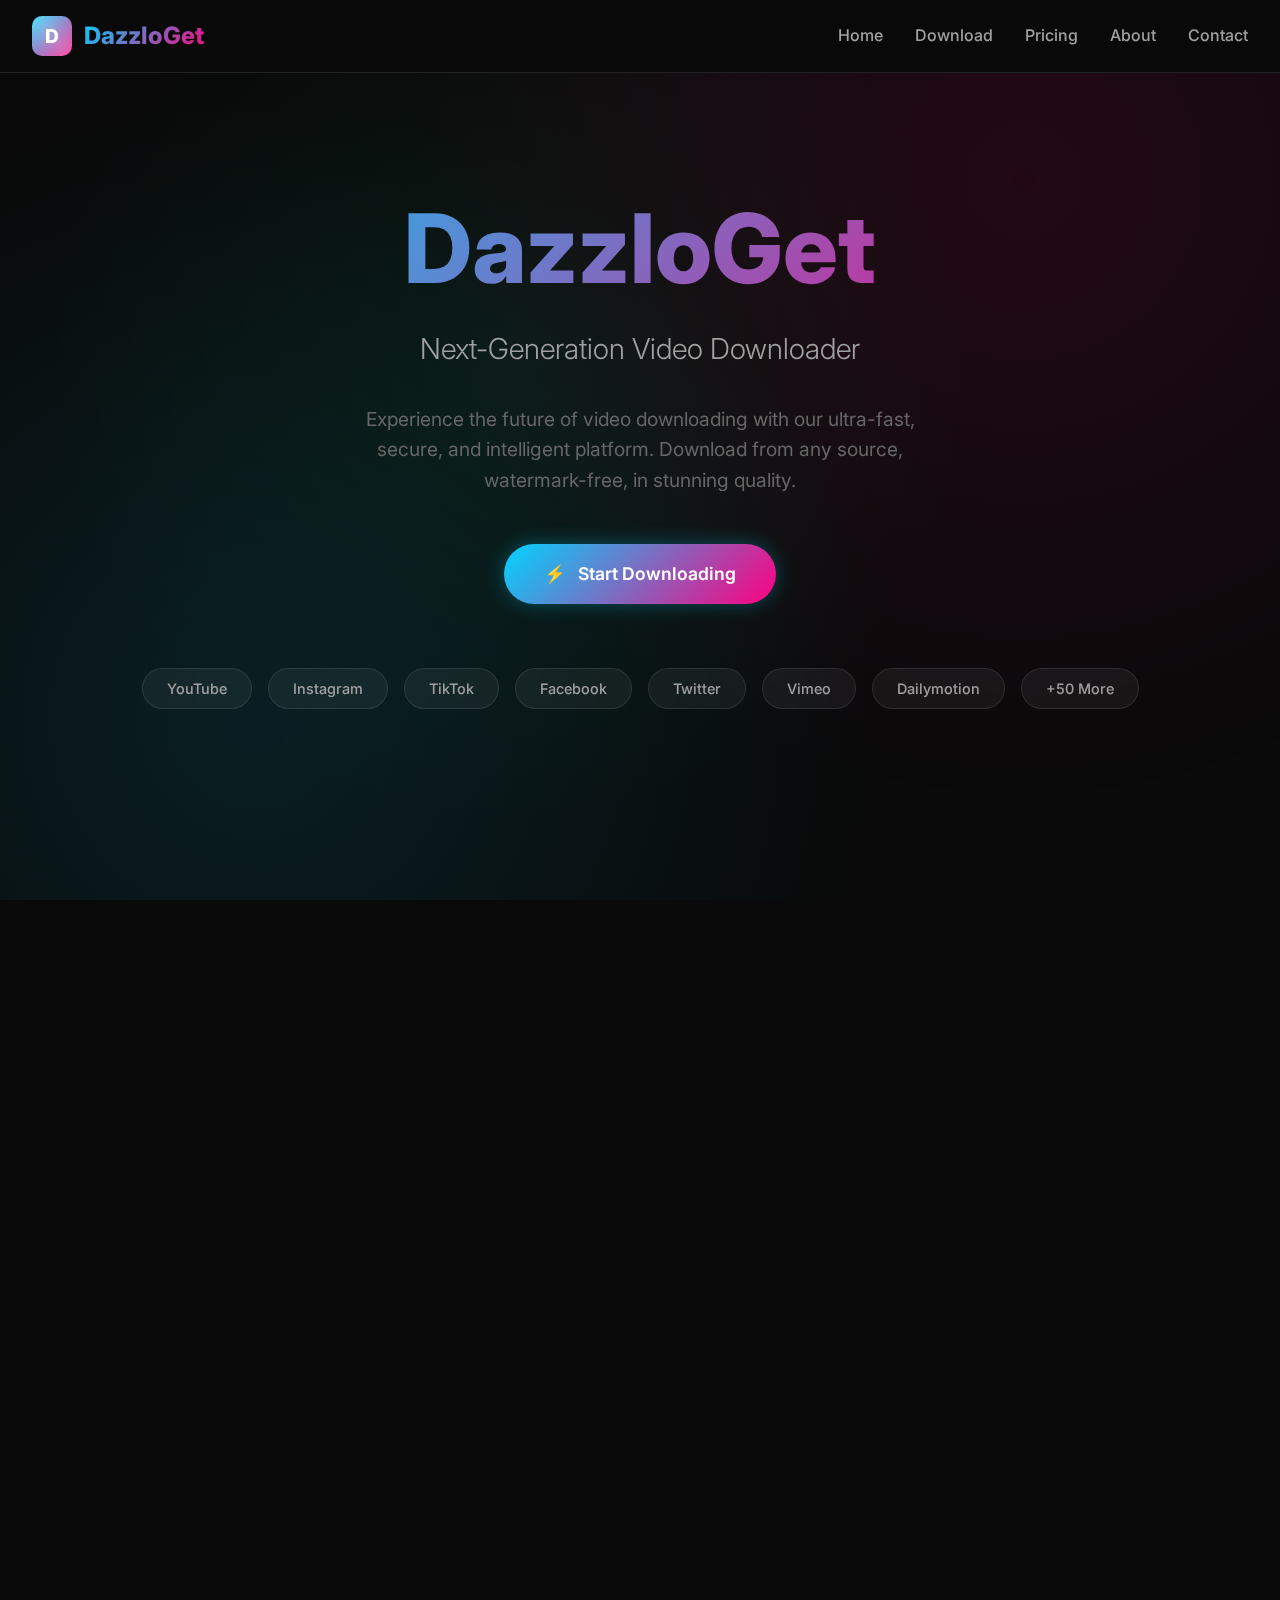
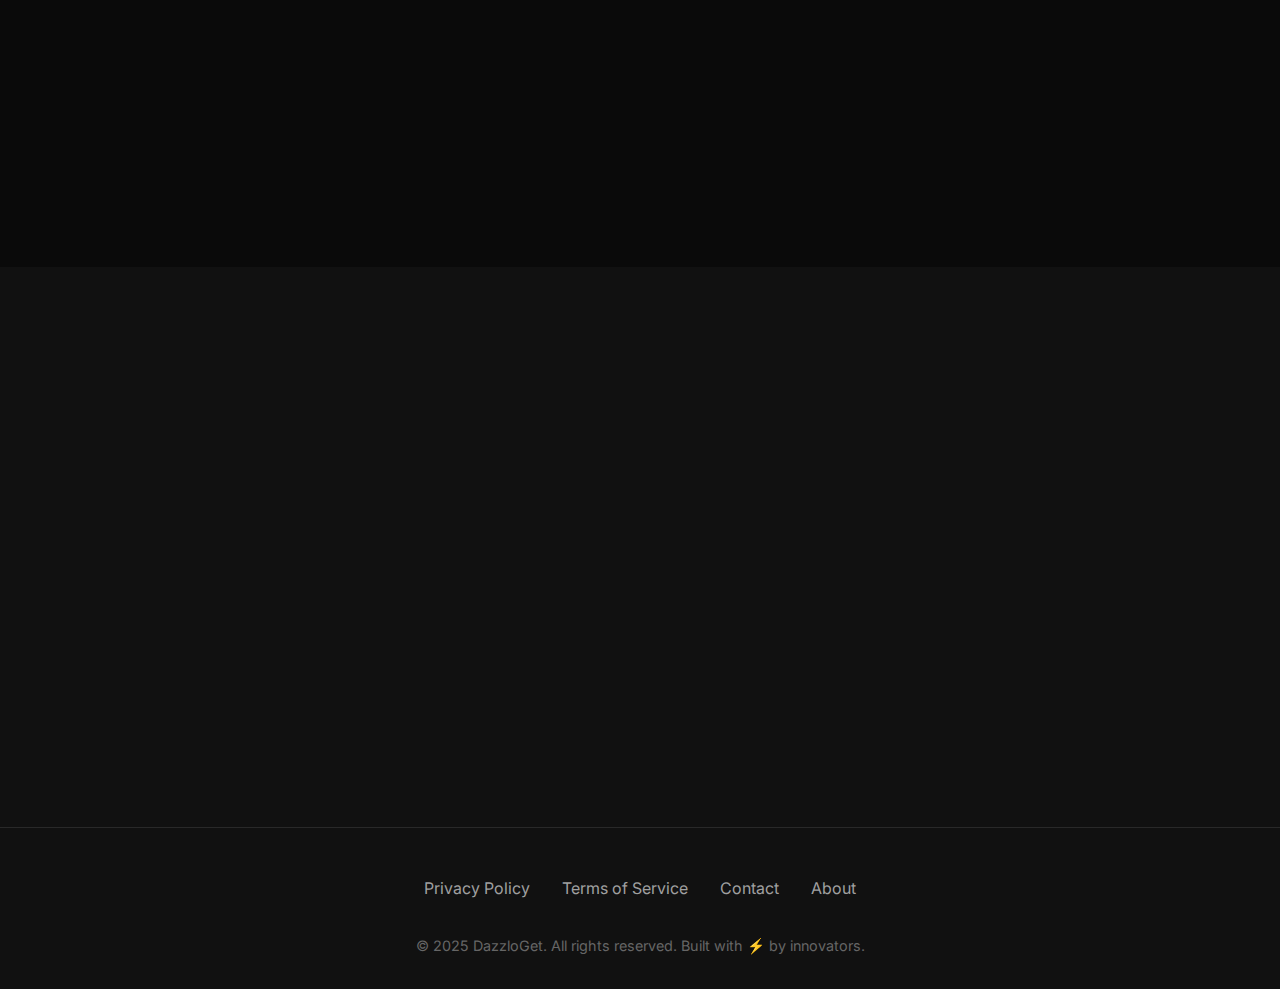
<file: static/index.html>
<!DOCTYPE html>
<html lang="en">
<head>
    <meta charset="UTF-8">
    <meta name="viewport" content="width=device-width, initial-scale=1.0">
    <title>DazzloGet - Next-Gen Video Downloader</title>
    <link href="https://fonts.googleapis.com/css2?family=Inter:wght@300;400;500;600;700;800&display=swap" rel="stylesheet">
    <link rel="icon" type="image/x-icon" href="/static/favicon.ico">
    <style>
        * {
            margin: 0;
            padding: 0;
            box-sizing: border-box;
        }

        :root {
            --bg-primary: #0a0a0a;
            --bg-secondary: #111111;
            --bg-card: #1a1a1a;
            --bg-glass: rgba(255, 255, 255, 0.05);
            --text-primary: #ffffff;
            --text-secondary: #a0a0a0;
            --text-muted: #666666;
            --accent-primary: #00d4ff;
            --accent-secondary: #ff0080;
            --accent-tertiary: #00ff88;
            --border-primary: #333333;
            --border-glass: rgba(255, 255, 255, 0.1);
            --shadow-primary: 0 8px 32px rgba(0, 0, 0, 0.8);
            --shadow-glow: 0 0 20px rgba(0, 212, 255, 0.3);
            --gradient-primary: linear-gradient(135deg, #00d4ff 0%, #ff0080 100%);
            --gradient-secondary: linear-gradient(135deg, #ff0080 0%, #00ff88 100%);
            --gradient-tertiary: linear-gradient(135deg, #00ff88 0%, #00d4ff 100%);
        }

        body {
            font-family: 'Inter', sans-serif;
            background: var(--bg-primary);
            color: var(--text-primary);
            overflow-x: hidden;
            line-height: 1.6;
        }

        /* Animated Background */
        body::before {
            content: '';
            position: fixed;
            top: 0;
            left: 0;
            width: 100%;
            height: 100%;
            background: 
                radial-gradient(circle at 20% 80%, rgba(0, 212, 255, 0.1) 0%, transparent 50%),
                radial-gradient(circle at 80% 20%, rgba(255, 0, 128, 0.1) 0%, transparent 50%),
                radial-gradient(circle at 40% 40%, rgba(0, 255, 136, 0.05) 0%, transparent 50%);
            z-index: -1;
            animation: backgroundMove 20s ease-in-out infinite;
        }

        @keyframes backgroundMove {
            0%, 100% { transform: translate(0, 0) rotate(0deg); }
            33% { transform: translate(-20px, -20px) rotate(1deg); }
            66% { transform: translate(20px, -10px) rotate(-1deg); }
        }

        /* Header */
        .header {
            position: fixed;
            top: 0;
            left: 0;
            width: 100%;
            background: rgba(10, 10, 10, 0.95);
            backdrop-filter: blur(20px);
            border-bottom: 1px solid var(--border-glass);
            z-index: 1000;
            padding: 1rem 0;
        }

        .nav-container {
            max-width: 1400px;
            margin: 0 auto;
            padding: 0 2rem;
            display: flex;
            justify-content: space-between;
            align-items: center;
        }

        .logo {
            display: flex;
            align-items: center;
            gap: 0.75rem;
            text-decoration: none;
            color: var(--text-primary);
        }

        .logo-icon {
            width: 40px;
            height: 40px;
            background: var(--gradient-primary);
            border-radius: 10px;
            display: flex;
            align-items: center;
            justify-content: center;
            font-weight: 800;
            font-size: 1.2rem;
            color: white;
            position: relative;
            overflow: hidden;
        }

        .logo-icon::before {
            content: '';
            position: absolute;
            top: -50%;
            left: -50%;
            width: 200%;
            height: 200%;
            background: linear-gradient(45deg, transparent, rgba(255, 255, 255, 0.3), transparent);
            animation: shine 3s infinite;
        }

        @keyframes shine {
            0% { transform: translateX(-100%) translateY(-100%) rotate(45deg); }
            100% { transform: translateX(100%) translateY(100%) rotate(45deg); }
        }

        .logo-text {
            font-size: 1.5rem;
            font-weight: 800;
            background: var(--gradient-primary);
            -webkit-background-clip: text;
            -webkit-text-fill-color: transparent;
            background-clip: text;
        }

        .nav-links {
            display: flex;
            gap: 2rem;
            list-style: none;
        }

        .nav-links a {
            color: var(--text-secondary);
            text-decoration: none;
            font-weight: 500;
            transition: all 0.3s ease;
            position: relative;
        }

        .nav-links a:hover {
            color: var(--text-primary);
        }

        .nav-links a::after {
            content: '';
            position: absolute;
            bottom: -5px;
            left: 0;
            width: 0;
            height: 2px;
            background: var(--gradient-primary);
            transition: width 0.3s ease;
        }

        .nav-links a:hover::after {
            width: 100%;
        }

        /* Main Content */
        .main {
            padding-top: 100px;
            min-height: 100vh;
        }

        /* Hero Section */
        .hero {
            text-align: center;
            padding: 6rem 2rem;
            max-width: 1200px;
            margin: 0 auto;
        }

        .hero h1 {
            font-size: clamp(3rem, 8vw, 6rem);
            font-weight: 800;
            margin-bottom: 1.5rem;
            background: var(--gradient-primary);
            -webkit-background-clip: text;
            -webkit-text-fill-color: transparent;
            background-clip: text;
            line-height: 1.1;
        }

        .hero .tagline {
            font-size: clamp(1.2rem, 3vw, 1.8rem);
            color: var(--text-secondary);
            margin-bottom: 2rem;
            font-weight: 300;
        }

        .hero .description {
            font-size: 1.2rem;
            color: var(--text-muted);
            margin-bottom: 3rem;
            max-width: 600px;
            margin-left: auto;
            margin-right: auto;
        }

        .cta-button {
            display: inline-flex;
            align-items: center;
            gap: 0.75rem;
            padding: 1rem 2.5rem;
            background: var(--gradient-primary);
            color: white;
            text-decoration: none;
            border-radius: 50px;
            font-weight: 600;
            font-size: 1.1rem;
            transition: all 0.3s ease;
            box-shadow: var(--shadow-glow);
            position: relative;
            overflow: hidden;
        }

        .cta-button::before {
            content: '';
            position: absolute;
            top: 0;
            left: 0;
            width: 100%;
            height: 100%;
            background: var(--gradient-secondary);
            opacity: 0;
            transition: opacity 0.3s ease;
        }

        .cta-button:hover {
            transform: translateY(-2px);
            box-shadow: 0 12px 40px rgba(0, 212, 255, 0.4);
        }

        .cta-button:hover::before {
            opacity: 1;
        }

        .cta-button span {
            position: relative;
            z-index: 1;
        }

        /* Platform Tags */
        .platforms {
            display: flex;
            flex-wrap: wrap;
            justify-content: center;
            gap: 1rem;
            margin: 4rem 0;
        }

        .platform-tag {
            padding: 0.5rem 1.5rem;
            background: var(--bg-glass);
            border: 1px solid var(--border-glass);
            border-radius: 25px;
            color: var(--text-secondary);
            font-size: 0.9rem;
            font-weight: 500;
            backdrop-filter: blur(10px);
            transition: all 0.3s ease;
        }

        .platform-tag:hover {
            background: var(--bg-card);
            color: var(--text-primary);
            border-color: var(--accent-primary);
            transform: translateY(-2px);
        }

        /* Features Section */
        .features {
            padding: 6rem 2rem;
            max-width: 1400px;
            margin: 0 auto;
        }

        .features h2 {
            text-align: center;
            font-size: 3rem;
            font-weight: 800;
            margin-bottom: 4rem;
            background: var(--gradient-secondary);
            -webkit-background-clip: text;
            -webkit-text-fill-color: transparent;
            background-clip: text;
        }

        .features-grid {
            display: grid;
            grid-template-columns: repeat(auto-fit, minmax(350px, 1fr));
            gap: 2rem;
        }

        .feature-card {
            background: var(--bg-glass);
            border: 1px solid var(--border-glass);
            border-radius: 20px;
            padding: 2.5rem;
            backdrop-filter: blur(20px);
            transition: all 0.3s ease;
            position: relative;
            overflow: hidden;
        }

        .feature-card::before {
            content: '';
            position: absolute;
            top: 0;
            left: 0;
            width: 100%;
            height: 2px;
            background: var(--gradient-primary);
            transform: translateX(-100%);
            transition: transform 0.3s ease;
        }

        .feature-card:hover {
            transform: translateY(-5px);
            box-shadow: var(--shadow-primary);
            border-color: var(--accent-primary);
        }

        .feature-card:hover::before {
            transform: translateX(0);
        }

        .feature-icon {
            width: 60px;
            height: 60px;
            background: var(--gradient-tertiary);
            border-radius: 15px;
            display: flex;
            align-items: center;
            justify-content: center;
            font-size: 1.5rem;
            margin-bottom: 1.5rem;
        }

        .feature-card h3 {
            font-size: 1.5rem;
            font-weight: 700;
            margin-bottom: 1rem;
            color: var(--text-primary);
        }

        .feature-card p {
            color: var(--text-secondary);
            line-height: 1.6;
        }

        /* Testimonials */
        .testimonials {
            padding: 6rem 2rem;
            background: var(--bg-secondary);
        }

        .testimonials-container {
            max-width: 1200px;
            margin: 0 auto;
            text-align: center;
        }

        .testimonials h2 {
            font-size: 3rem;
            font-weight: 800;
            margin-bottom: 4rem;
            background: var(--gradient-tertiary);
            -webkit-background-clip: text;
            -webkit-text-fill-color: transparent;
            background-clip: text;
        }

        .testimonials-grid {
            display: grid;
            grid-template-columns: repeat(auto-fit, minmax(300px, 1fr));
            gap: 2rem;
        }

        .testimonial {
            background: var(--bg-glass);
            border: 1px solid var(--border-glass);
            border-radius: 20px;
            padding: 2rem;
            backdrop-filter: blur(20px);
            transition: all 0.3s ease;
        }

        .testimonial:hover {
            transform: translateY(-5px);
            box-shadow: var(--shadow-primary);
        }

        .testimonial-text {
            font-size: 1.1rem;
            color: var(--text-secondary);
            margin-bottom: 1.5rem;
            font-style: italic;
        }

        .testimonial-author {
            color: var(--accent-primary);
            font-weight: 600;
        }

        /* Footer */
        .footer {
            background: var(--bg-secondary);
            border-top: 1px solid var(--border-glass);
            padding: 3rem 2rem 2rem;
            text-align: center;
        }

        .footer-links {
            display: flex;
            justify-content: center;
            gap: 2rem;
            margin-bottom: 2rem;
        }

        .footer-links a {
            color: var(--text-secondary);
            text-decoration: none;
            transition: color 0.3s ease;
        }

        .footer-links a:hover {
            color: var(--accent-primary);
        }

        .footer-copyright {
            color: var(--text-muted);
            font-size: 0.9rem;
        }

        /* Responsive */
        @media (max-width: 768px) {
            .nav-links {
                display: none;
            }
            
            .hero {
                padding: 4rem 1rem;
            }
            
            .features {
                padding: 4rem 1rem;
            }
            
            .testimonials {
                padding: 4rem 1rem;
            }
            
            .features-grid,
            .testimonials-grid {
                grid-template-columns: 1fr;
            }
        }

        /* Scroll animations */
        .fade-in {
            opacity: 0;
            transform: translateY(30px);
            transition: all 0.6s ease;
        }

        .fade-in.visible {
            opacity: 1;
            transform: translateY(0);
        }
    </style>
</head>
<body>
    <header class="header">
        <div class="nav-container">
            <a href="/" class="logo">
                <div class="logo-icon">D</div>
                <span class="logo-text">DazzloGet</span>
            </a>
            <nav>
                <ul class="nav-links">
                    <li><a href="/">Home</a></li>
                    <li><a href="/download">Download</a></li>
                    <li><a href="/pricing">Pricing</a></li>
                    <li><a href="/about">About</a></li>
                    <li><a href="/contact">Contact</a></li>
                </ul>
            </nav>
        </div>
    </header>

    <main class="main">
        <section class="hero">
            <h1 class="fade-in">DazzloGet</h1>
            <p class="tagline fade-in">Next-Generation Video Downloader</p>
            <p class="description fade-in">Experience the future of video downloading with our ultra-fast, secure, and intelligent platform. Download from any source, watermark-free, in stunning quality.</p>
            <a href="/download" class="cta-button fade-in">
                <span>⚡</span>
                <span>Start Downloading</span>
            </a>
            
            <div class="platforms fade-in">
                <span class="platform-tag">YouTube</span>
                <span class="platform-tag">Instagram</span>
                <span class="platform-tag">TikTok</span>
                <span class="platform-tag">Facebook</span>
                <span class="platform-tag">Twitter</span>
                <span class="platform-tag">Vimeo</span>
                <span class="platform-tag">Dailymotion</span>
                <span class="platform-tag">+50 More</span>
            </div>
        </section>

        <section class="features">
            <h2 class="fade-in">Revolutionary Features</h2>
            <div class="features-grid">
                <div class="feature-card fade-in">
                    <div class="feature-icon">⚡</div>
                    <h3>Lightning Fast</h3>
                    <p>Advanced algorithms ensure blazing-fast download speeds with multi-threaded processing and intelligent optimization.</p>
                </div>
                <div class="feature-card fade-in">
                    <div class="feature-icon">🛡️</div>
                    <h3>Military-Grade Security</h3>
                    <p>Your privacy is paramount. End-to-end encryption and zero-log policy ensure your data remains completely secure.</p>
                </div>
                <div class="feature-card fade-in">
                    <div class="feature-icon">🎯</div>
                    <h3>Smart Watermark Removal</h3>
                    <p>AI-powered watermark detection and removal technology delivers pristine, professional-quality downloads.</p>
                </div>
                <div class="feature-card fade-in">
                    <div class="feature-icon">💎</div>
                    <h3>4K & 8K Support</h3>
                    <p>Download in stunning ultra-high definition with support for the latest video formats and codecs.</p>
                </div>
                <div class="feature-card fade-in">
                    <div class="feature-icon">🚀</div>
                    <h3>Batch Processing</h3>
                    <p>Queue multiple downloads, process entire playlists, and handle bulk operations with intelligent scheduling.</p>
                </div>
                <div class="feature-card fade-in">
                    <div class="feature-icon">🔗</div>
                    <h3>Universal Compatibility</h3>
                    <p>Works seamlessly across 50+ platforms with automatic format detection and optimization.</p>
                </div>
            </div>
        </section>

        <section class="testimonials">
            <div class="testimonials-container">
                <h2 class="fade-in">Trusted by Creators Worldwide</h2>
                <div class="testimonials-grid">
                    <div class="testimonial fade-in">
                        <p class="testimonial-text">"DazzloGet has completely transformed my workflow. The speed and quality are absolutely incredible!"</p>
                        <p class="testimonial-author">— Alex Chen, Content Creator</p>
                    </div>
                    <div class="testimonial fade-in">
                        <p class="testimonial-text">"Finally, a downloader that respects privacy and delivers professional results. Game changer!"</p>
                        <p class="testimonial-author">— Sarah Mitchell, Digital Marketer</p>
                    </div>
                    <div class="testimonial fade-in">
                        <p class="testimonial-text">"The AI watermark removal is mind-blowing. It's like magic - clean, perfect downloads every time."</p>
                        <p class="testimonial-author">— David Rodriguez, Video Editor</p>
                    </div>
                </div>
            </div>
        </section>
    </main>

    <footer class="footer">
        <div class="footer-links">
            <a href="/privacy">Privacy Policy</a>
            <a href="/terms">Terms of Service</a>
            <a href="/contact">Contact</a>
            <a href="/about">About</a>
        </div>
        <p class="footer-copyright">&copy; 2025 DazzloGet. All rights reserved. Built with ⚡ by innovators.</p>
    </footer>

    <script>
        // Smooth scroll reveal animation
        const observerOptions = {
            threshold: 0.1,
            rootMargin: '0px 0px -50px 0px'
        };

        const observer = new IntersectionObserver((entries) => {
            entries.forEach(entry => {
                if (entry.isIntersecting) {
                    entry.target.classList.add('visible');
                }
            });
        }, observerOptions);

        document.addEventListener('DOMContentLoaded', () => {
            const fadeElements = document.querySelectorAll('.fade-in');
            fadeElements.forEach((el, index) => {
                el.style.transitionDelay = `${index * 0.1}s`;
                observer.observe(el);
            });
        });

        // Add smooth scroll behavior
        document.querySelectorAll('a[href^="#"]').forEach(anchor => {
            anchor.addEventListener('click', function (e) {
                e.preventDefault();
                document.querySelector(this.getAttribute('href')).scrollIntoView({
                    behavior: 'smooth'
                });
            });
        });
    </script>
</body>
</html>
</file>
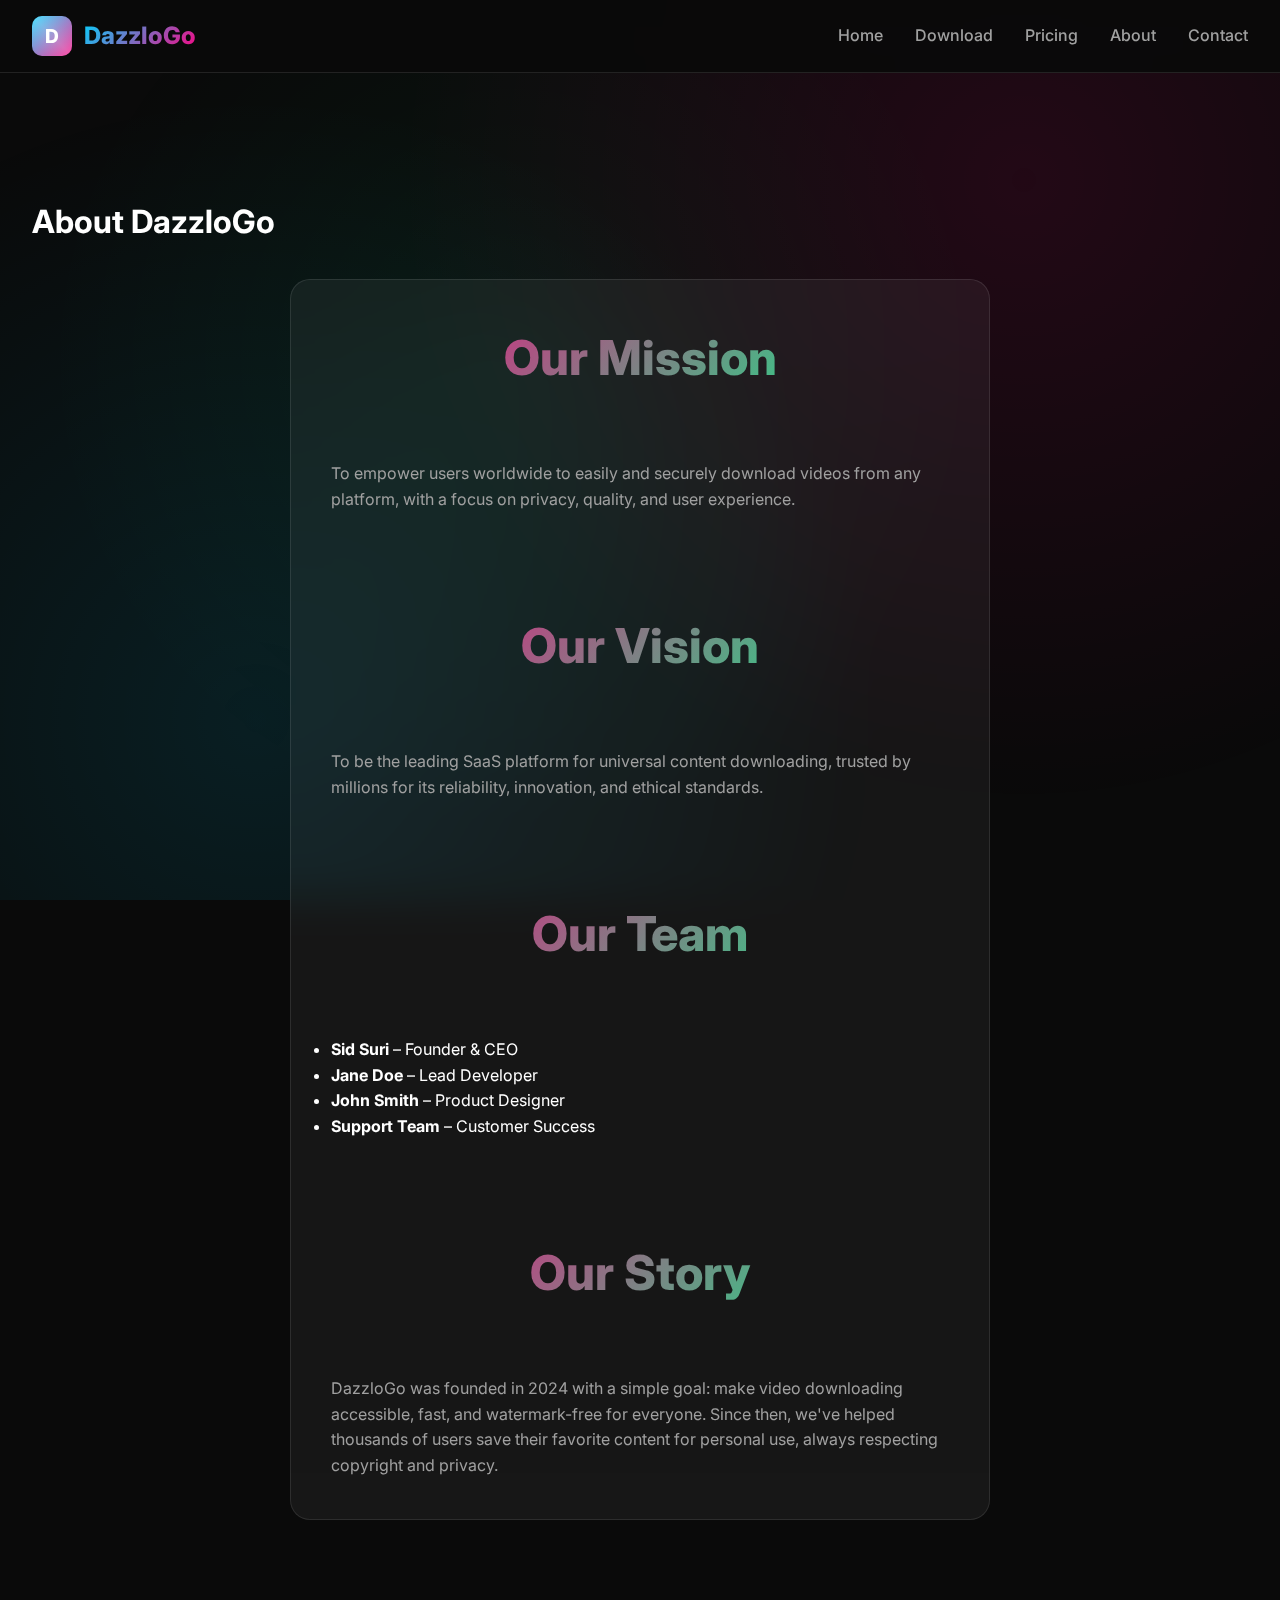
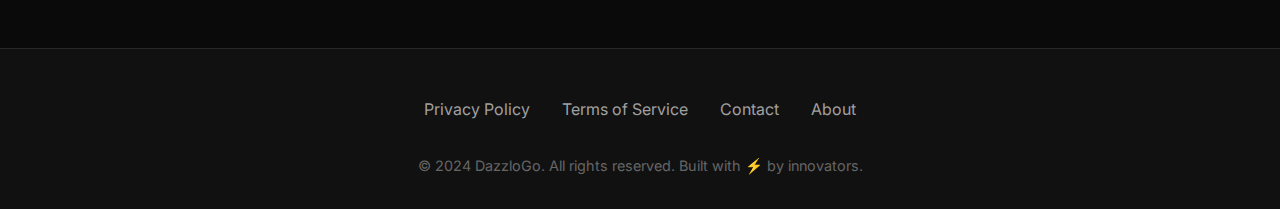
<file: static/about.html>
<!DOCTYPE html>
<html lang="en">
<head>
    <meta charset="UTF-8">
    <meta name="viewport" content="width=device-width, initial-scale=1.0">
    <title>About - DazzloGo</title>
    <link href="https://fonts.googleapis.com/css2?family=Inter:wght@300;400;500;600;700;800&display=swap" rel="stylesheet">
    <link rel="icon" type="image/x-icon" href="/static/favicon.ico">
    <style>
        * {
            margin: 0;
            padding: 0;
            box-sizing: border-box;
        }

        :root {
            --bg-primary: #0a0a0a;
            --bg-secondary: #111111;
            --bg-card: #1a1a1a;
            --bg-glass: rgba(255, 255, 255, 0.05);
            --text-primary: #ffffff;
            --text-secondary: #a0a0a0;
            --text-muted: #666666;
            --accent-primary: #00d4ff;
            --accent-secondary: #ff0080;
            --accent-tertiary: #00ff88;
            --border-primary: #333333;
            --border-glass: rgba(255, 255, 255, 0.1);
            --shadow-primary: 0 8px 32px rgba(0, 0, 0, 0.8);
            --shadow-glow: 0 0 20px rgba(0, 212, 255, 0.3);
            --gradient-primary: linear-gradient(135deg, #00d4ff 0%, #ff0080 100%);
            --gradient-secondary: linear-gradient(135deg, #ff0080 0%, #00ff88 100%);
            --gradient-tertiary: linear-gradient(135deg, #00ff88 0%, #00d4ff 100%);
        }

        body {
            font-family: 'Inter', sans-serif;
            background: var(--bg-primary);
            color: var(--text-primary);
            overflow-x: hidden;
            line-height: 1.6;
        }

        /* Animated Background */
        body::before {
            content: '';
            position: fixed;
            top: 0;
            left: 0;
            width: 100%;
            height: 100%;
            background: 
                radial-gradient(circle at 20% 80%, rgba(0, 212, 255, 0.1) 0%, transparent 50%),
                radial-gradient(circle at 80% 20%, rgba(255, 0, 128, 0.1) 0%, transparent 50%),
                radial-gradient(circle at 40% 40%, rgba(0, 255, 136, 0.05) 0%, transparent 50%);
            z-index: -1;
            animation: backgroundMove 20s ease-in-out infinite;
        }

        @keyframes backgroundMove {
            0%, 100% { transform: translate(0, 0) rotate(0deg); }
            33% { transform: translate(-20px, -20px) rotate(1deg); }
            66% { transform: translate(20px, -10px) rotate(-1deg); }
        }

        /* Header */
        .header {
            position: fixed;
            top: 0;
            left: 0;
            width: 100%;
            background: rgba(10, 10, 10, 0.95);
            backdrop-filter: blur(20px);
            border-bottom: 1px solid var(--border-glass);
            z-index: 1000;
            padding: 1rem 0;
        }

        .nav-container {
            max-width: 1400px;
            margin: 0 auto;
            padding: 0 2rem;
            display: flex;
            justify-content: space-between;
            align-items: center;
        }

        .logo {
            display: flex;
            align-items: center;
            gap: 0.75rem;
            text-decoration: none;
            color: var(--text-primary);
        }

        .logo-icon {
            width: 40px;
            height: 40px;
            background: var(--gradient-primary);
            border-radius: 10px;
            display: flex;
            align-items: center;
            justify-content: center;
            font-weight: 800;
            font-size: 1.2rem;
            color: white;
            position: relative;
            overflow: hidden;
        }

        .logo-icon::before {
            content: '';
            position: absolute;
            top: -50%;
            left: -50%;
            width: 200%;
            height: 200%;
            background: linear-gradient(45deg, transparent, rgba(255, 255, 255, 0.3), transparent);
            animation: shine 3s infinite;
        }

        @keyframes shine {
            0% { transform: translateX(-100%) translateY(-100%) rotate(45deg); }
            100% { transform: translateX(100%) translateY(100%) rotate(45deg); }
        }

        .logo-text {
            font-size: 1.5rem;
            font-weight: 800;
            background: var(--gradient-primary);
            -webkit-background-clip: text;
            -webkit-text-fill-color: transparent;
            background-clip: text;
        }

        .nav-links {
            display: flex;
            gap: 2rem;
            list-style: none;
        }

        .nav-links a {
            color: var(--text-secondary);
            text-decoration: none;
            font-weight: 500;
            transition: all 0.3s ease;
            position: relative;
        }

        .nav-links a:hover {
            color: var(--text-primary);
        }

        .nav-links a::after {
            content: '';
            position: absolute;
            bottom: -5px;
            left: 0;
            width: 0;
            height: 2px;
            background: var(--gradient-primary);
            transition: width 0.3s ease;
        }

        .nav-links a:hover::after {
            width: 100%;
        }

        /* Main Content */
        .main {
            padding-top: 100px;
            min-height: 100vh;
        }

        /* Hero Section */
        .hero {
            text-align: center;
            padding: 6rem 2rem;
            max-width: 1200px;
            margin: 0 auto;
        }

        .hero h1 {
            font-size: clamp(3rem, 8vw, 6rem);
            font-weight: 800;
            margin-bottom: 1.5rem;
            background: var(--gradient-primary);
            -webkit-background-clip: text;
            -webkit-text-fill-color: transparent;
            background-clip: text;
            line-height: 1.1;
        }

        .hero .tagline {
            font-size: clamp(1.2rem, 3vw, 1.8rem);
            color: var(--text-secondary);
            margin-bottom: 2rem;
            font-weight: 300;
        }

        .hero .description {
            font-size: 1.2rem;
            color: var(--text-muted);
            margin-bottom: 3rem;
            max-width: 600px;
            margin-left: auto;
            margin-right: auto;
        }

        .cta-button {
            display: inline-flex;
            align-items: center;
            gap: 0.75rem;
            padding: 1rem 2.5rem;
            background: var(--gradient-primary);
            color: white;
            text-decoration: none;
            border-radius: 50px;
            font-weight: 600;
            font-size: 1.1rem;
            transition: all 0.3s ease;
            box-shadow: var(--shadow-glow);
            position: relative;
            overflow: hidden;
        }

        .cta-button::before {
            content: '';
            position: absolute;
            top: 0;
            left: 0;
            width: 100%;
            height: 100%;
            background: var(--gradient-secondary);
            opacity: 0;
            transition: opacity 0.3s ease;
        }

        .cta-button:hover {
            transform: translateY(-2px);
            box-shadow: 0 12px 40px rgba(0, 212, 255, 0.4);
        }

        .cta-button:hover::before {
            opacity: 1;
        }

        .cta-button span {
            position: relative;
            z-index: 1;
        }

        /* Platform Tags */
        .platforms {
            display: flex;
            flex-wrap: wrap;
            justify-content: center;
            gap: 1rem;
            margin: 4rem 0;
        }

        .platform-tag {
            padding: 0.5rem 1.5rem;
            background: var(--bg-glass);
            border: 1px solid var(--border-glass);
            border-radius: 25px;
            color: var(--text-secondary);
            font-size: 0.9rem;
            font-weight: 500;
            backdrop-filter: blur(10px);
            transition: all 0.3s ease;
        }

        .platform-tag:hover {
            background: var(--bg-card);
            color: var(--text-primary);
            border-color: var(--accent-primary);
            transform: translateY(-2px);
        }

        /* Features Section */
        .features {
            padding: 6rem 2rem;
            max-width: 1400px;
            margin: 0 auto;
        }

        .features h2 {
            text-align: center;
            font-size: 3rem;
            font-weight: 800;
            margin-bottom: 4rem;
            background: var(--gradient-secondary);
            -webkit-background-clip: text;
            -webkit-text-fill-color: transparent;
            background-clip: text;
        }

        .features-grid {
            display: grid;
            grid-template-columns: repeat(auto-fit, minmax(350px, 1fr));
            gap: 2rem;
        }

        .feature-card {
            background: var(--bg-glass);
            border: 1px solid var(--border-glass);
            border-radius: 20px;
            padding: 2.5rem;
            backdrop-filter: blur(20px);
            transition: all 0.3s ease;
            position: relative;
            overflow: hidden;
        }

        .feature-card::before {
            content: '';
            position: absolute;
            top: 0;
            left: 0;
            width: 100%;
            height: 2px;
            background: var(--gradient-primary);
            transform: translateX(-100%);
            transition: transform 0.3s ease;
        }

        .feature-card:hover {
            transform: translateY(-5px);
            box-shadow: var(--shadow-primary);
            border-color: var(--accent-primary);
        }

        .feature-card:hover::before {
            transform: translateX(0);
        }

        .feature-icon {
            width: 60px;
            height: 60px;
            background: var(--gradient-tertiary);
            border-radius: 15px;
            display: flex;
            align-items: center;
            justify-content: center;
            font-size: 1.5rem;
            margin-bottom: 1.5rem;
        }

        .feature-card h3 {
            font-size: 1.5rem;
            font-weight: 700;
            margin-bottom: 1rem;
            color: var(--text-primary);
        }

        .feature-card p {
            color: var(--text-secondary);
            line-height: 1.6;
        }

        /* Testimonials */
        .testimonials {
            padding: 6rem 2rem;
            background: var(--bg-secondary);
        }

        .testimonials-container {
            max-width: 1200px;
            margin: 0 auto;
            text-align: center;
        }

        .testimonials h2 {
            font-size: 3rem;
            font-weight: 800;
            margin-bottom: 4rem;
            background: var(--gradient-tertiary);
            -webkit-background-clip: text;
            -webkit-text-fill-color: transparent;
            background-clip: text;
        }

        .testimonials-grid {
            display: grid;
            grid-template-columns: repeat(auto-fit, minmax(300px, 1fr));
            gap: 2rem;
        }

        .testimonial {
            background: var(--bg-glass);
            border: 1px solid var(--border-glass);
            border-radius: 20px;
            padding: 2rem;
            backdrop-filter: blur(20px);
            transition: all 0.3s ease;
        }

        .testimonial:hover {
            transform: translateY(-5px);
            box-shadow: var(--shadow-primary);
        }

        .testimonial-text {
            font-size: 1.1rem;
            color: var(--text-secondary);
            margin-bottom: 1.5rem;
            font-style: italic;
        }

        .testimonial-author {
            color: var(--accent-primary);
            font-weight: 600;
        }

        /* Footer */
        .footer {
            background: var(--bg-secondary);
            border-top: 1px solid var(--border-glass);
            padding: 3rem 2rem 2rem;
            text-align: center;
        }

        .footer-links {
            display: flex;
            justify-content: center;
            gap: 2rem;
            margin-bottom: 2rem;
        }

        .footer-links a {
            color: var(--text-secondary);
            text-decoration: none;
            transition: color 0.3s ease;
        }

        .footer-links a:hover {
            color: var(--accent-primary);
        }

        .footer-copyright {
            color: var(--text-muted);
            font-size: 0.9rem;
        }

        /* Responsive */
        @media (max-width: 768px) {
            .nav-links {
                display: none;
            }
            
            .hero {
                padding: 4rem 1rem;
            }
            
            .features {
                padding: 4rem 1rem;
            }
            
            .testimonials {
                padding: 4rem 1rem;
            }
            
            .features-grid,
            .testimonials-grid {
                grid-template-columns: 1fr;
            }
        }

        /* Scroll animations */
        .fade-in {
            opacity: 0;
            transform: translateY(30px);
            transition: all 0.6s ease;
        }

        .fade-in.visible {
            opacity: 1;
            transform: translateY(0);
        }
    </style>
</head>
<body>
    <header class="header">
        <div class="nav-container">
            <a href="/" class="logo">
                <div class="logo-icon">D</div>
                <span class="logo-text">DazzloGo</span>
            </a>
            <nav>
                <ul class="nav-links">
                    <li><a href="/">Home</a></li>
                    <li><a href="/download">Download</a></li>
                    <li><a href="/pricing">Pricing</a></li>
                    <li><a href="/about">About</a></li>
                    <li><a href="/contact">Contact</a></li>
                </ul>
            </nav>
        </div>
    </header>
    <main class="main">
        <section class="features">
            <h1 class="fade-in">About DazzloGo</h1>
            <div class="feature-card fade-in" style="max-width:700px;margin:2rem auto;">
                <h2>Our Mission</h2>
                <p>To empower users worldwide to easily and securely download videos from any platform, with a focus on privacy, quality, and user experience.</p>
                <h2 style="margin-top:2em;">Our Vision</h2>
                <p>To be the leading SaaS platform for universal content downloading, trusted by millions for its reliability, innovation, and ethical standards.</p>
                <h2 style="margin-top:2em;">Our Team</h2>
                <ul style="margin-bottom:1em;">
                    <li><strong>Sid Suri</strong> – Founder & CEO</li>
                    <li><strong>Jane Doe</strong> – Lead Developer</li>
                    <li><strong>John Smith</strong> – Product Designer</li>
                    <li><strong>Support Team</strong> – Customer Success</li>
                </ul>
                <h2 style="margin-top:2em;">Our Story</h2>
                <p>DazzloGo was founded in 2024 with a simple goal: make video downloading accessible, fast, and watermark-free for everyone. Since then, we've helped thousands of users save their favorite content for personal use, always respecting copyright and privacy.</p>
            </div>
        </section>
    </main>
    <footer class="footer">
        <div class="footer-links">
            <a href="/privacy">Privacy Policy</a>
            <a href="/terms">Terms of Service</a>
            <a href="/contact">Contact</a>
            <a href="/about">About</a>
        </div>
        <p class="footer-copyright">&copy; 2024 DazzloGo. All rights reserved. Built with ⚡ by innovators.</p>
    </footer>
    <script>
        // Smooth scroll reveal animation
        const observerOptions = {
            threshold: 0.1,
            rootMargin: '0px 0px -50px 0px'
        };

        const observer = new IntersectionObserver((entries) => {
            entries.forEach(entry => {
                if (entry.isIntersecting) {
                    entry.target.classList.add('visible');
                }
            });
        }, observerOptions);

        document.addEventListener('DOMContentLoaded', () => {
            const fadeElements = document.querySelectorAll('.fade-in');
            fadeElements.forEach((el, index) => {
                el.style.transitionDelay = `${index * 0.1}s`;
                observer.observe(el);
            });
        });
    </script>
</body>
</html>
</file>
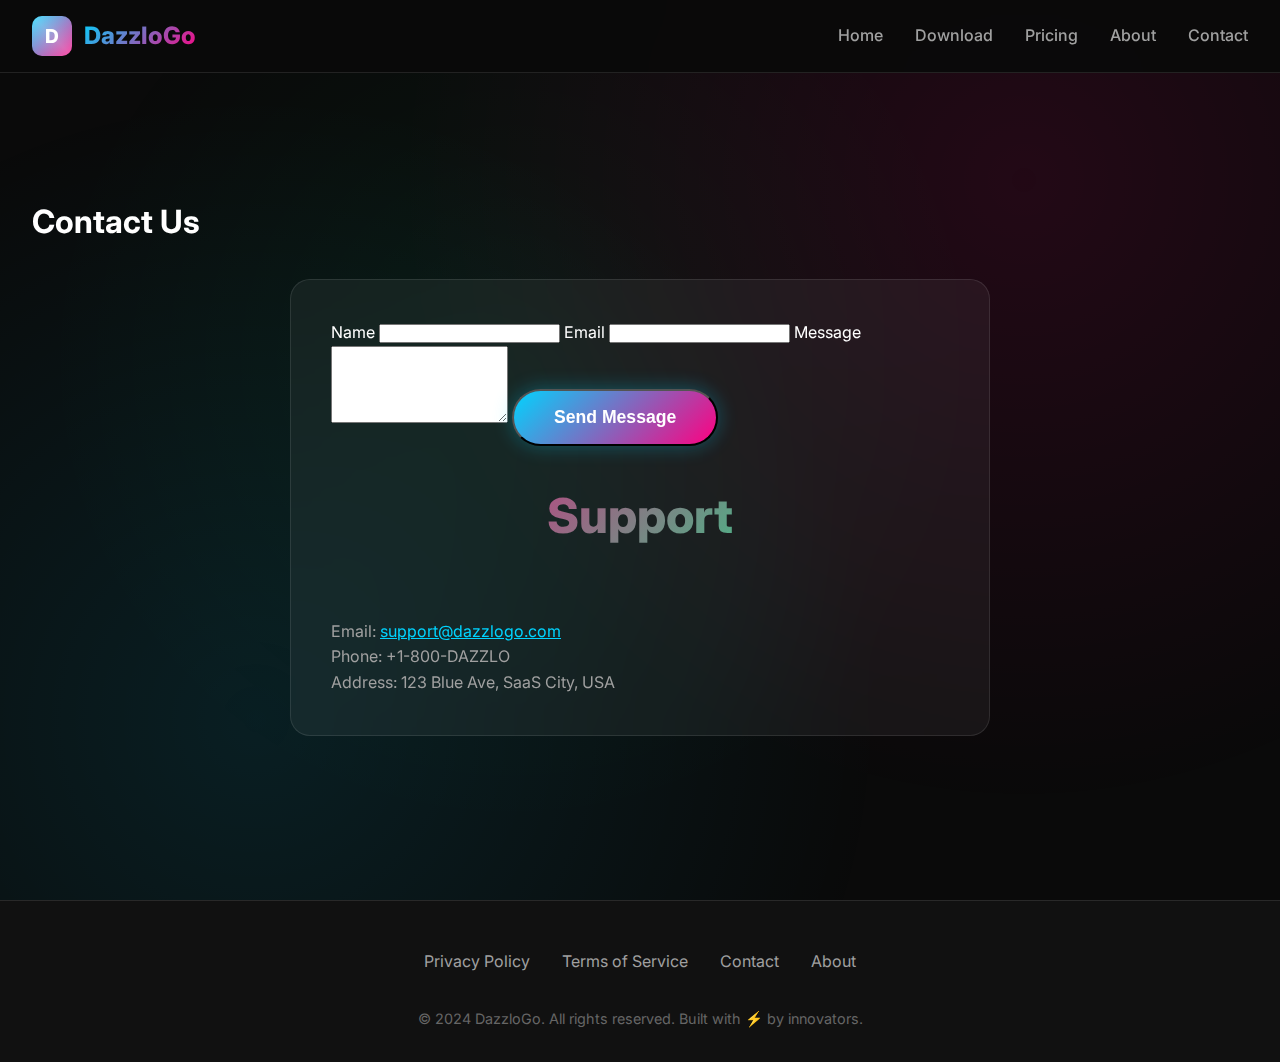
<file: static/contact.html>
<!DOCTYPE html>
<html lang="en">
<head>
    <meta charset="UTF-8">
    <meta name="viewport" content="width=device-width, initial-scale=1.0">
    <title>Contact - DazzloGo</title>
    <link href="https://fonts.googleapis.com/css2?family=Inter:wght@300;400;500;600;700;800&display=swap" rel="stylesheet">
    <link rel="icon" type="image/x-icon" href="/static/favicon.ico">
    <style>
        * {
            margin: 0;
            padding: 0;
            box-sizing: border-box;
        }

        :root {
            --bg-primary: #0a0a0a;
            --bg-secondary: #111111;
            --bg-card: #1a1a1a;
            --bg-glass: rgba(255, 255, 255, 0.05);
            --text-primary: #ffffff;
            --text-secondary: #a0a0a0;
            --text-muted: #666666;
            --accent-primary: #00d4ff;
            --accent-secondary: #ff0080;
            --accent-tertiary: #00ff88;
            --border-primary: #333333;
            --border-glass: rgba(255, 255, 255, 0.1);
            --shadow-primary: 0 8px 32px rgba(0, 0, 0, 0.8);
            --shadow-glow: 0 0 20px rgba(0, 212, 255, 0.3);
            --gradient-primary: linear-gradient(135deg, #00d4ff 0%, #ff0080 100%);
            --gradient-secondary: linear-gradient(135deg, #ff0080 0%, #00ff88 100%);
            --gradient-tertiary: linear-gradient(135deg, #00ff88 0%, #00d4ff 100%);
        }

        body {
            font-family: 'Inter', sans-serif;
            background: var(--bg-primary);
            color: var(--text-primary);
            overflow-x: hidden;
            line-height: 1.6;
        }

        /* Animated Background */
        body::before {
            content: '';
            position: fixed;
            top: 0;
            left: 0;
            width: 100%;
            height: 100%;
            background: 
                radial-gradient(circle at 20% 80%, rgba(0, 212, 255, 0.1) 0%, transparent 50%),
                radial-gradient(circle at 80% 20%, rgba(255, 0, 128, 0.1) 0%, transparent 50%),
                radial-gradient(circle at 40% 40%, rgba(0, 255, 136, 0.05) 0%, transparent 50%);
            z-index: -1;
            animation: backgroundMove 20s ease-in-out infinite;
        }

        @keyframes backgroundMove {
            0%, 100% { transform: translate(0, 0) rotate(0deg); }
            33% { transform: translate(-20px, -20px) rotate(1deg); }
            66% { transform: translate(20px, -10px) rotate(-1deg); }
        }

        /* Header */
        .header {
            position: fixed;
            top: 0;
            left: 0;
            width: 100%;
            background: rgba(10, 10, 10, 0.95);
            backdrop-filter: blur(20px);
            border-bottom: 1px solid var(--border-glass);
            z-index: 1000;
            padding: 1rem 0;
        }

        .nav-container {
            max-width: 1400px;
            margin: 0 auto;
            padding: 0 2rem;
            display: flex;
            justify-content: space-between;
            align-items: center;
        }

        .logo {
            display: flex;
            align-items: center;
            gap: 0.75rem;
            text-decoration: none;
            color: var(--text-primary);
        }

        .logo-icon {
            width: 40px;
            height: 40px;
            background: var(--gradient-primary);
            border-radius: 10px;
            display: flex;
            align-items: center;
            justify-content: center;
            font-weight: 800;
            font-size: 1.2rem;
            color: white;
            position: relative;
            overflow: hidden;
        }

        .logo-icon::before {
            content: '';
            position: absolute;
            top: -50%;
            left: -50%;
            width: 200%;
            height: 200%;
            background: linear-gradient(45deg, transparent, rgba(255, 255, 255, 0.3), transparent);
            animation: shine 3s infinite;
        }

        @keyframes shine {
            0% { transform: translateX(-100%) translateY(-100%) rotate(45deg); }
            100% { transform: translateX(100%) translateY(100%) rotate(45deg); }
        }

        .logo-text {
            font-size: 1.5rem;
            font-weight: 800;
            background: var(--gradient-primary);
            -webkit-background-clip: text;
            -webkit-text-fill-color: transparent;
            background-clip: text;
        }

        .nav-links {
            display: flex;
            gap: 2rem;
            list-style: none;
        }

        .nav-links a {
            color: var(--text-secondary);
            text-decoration: none;
            font-weight: 500;
            transition: all 0.3s ease;
            position: relative;
        }

        .nav-links a:hover {
            color: var(--text-primary);
        }

        .nav-links a::after {
            content: '';
            position: absolute;
            bottom: -5px;
            left: 0;
            width: 0;
            height: 2px;
            background: var(--gradient-primary);
            transition: width 0.3s ease;
        }

        .nav-links a:hover::after {
            width: 100%;
        }

        /* Main Content */
        .main {
            padding-top: 100px;
            min-height: 100vh;
        }

        /* Hero Section */
        .hero {
            text-align: center;
            padding: 6rem 2rem;
            max-width: 1200px;
            margin: 0 auto;
        }

        .hero h1 {
            font-size: clamp(3rem, 8vw, 6rem);
            font-weight: 800;
            margin-bottom: 1.5rem;
            background: var(--gradient-primary);
            -webkit-background-clip: text;
            -webkit-text-fill-color: transparent;
            background-clip: text;
            line-height: 1.1;
        }

        .hero .tagline {
            font-size: clamp(1.2rem, 3vw, 1.8rem);
            color: var(--text-secondary);
            margin-bottom: 2rem;
            font-weight: 300;
        }

        .hero .description {
            font-size: 1.2rem;
            color: var(--text-muted);
            margin-bottom: 3rem;
            max-width: 600px;
            margin-left: auto;
            margin-right: auto;
        }

        .cta-button {
            display: inline-flex;
            align-items: center;
            gap: 0.75rem;
            padding: 1rem 2.5rem;
            background: var(--gradient-primary);
            color: white;
            text-decoration: none;
            border-radius: 50px;
            font-weight: 600;
            font-size: 1.1rem;
            transition: all 0.3s ease;
            box-shadow: var(--shadow-glow);
            position: relative;
            overflow: hidden;
        }

        .cta-button::before {
            content: '';
            position: absolute;
            top: 0;
            left: 0;
            width: 100%;
            height: 100%;
            background: var(--gradient-secondary);
            opacity: 0;
            transition: opacity 0.3s ease;
        }

        .cta-button:hover {
            transform: translateY(-2px);
            box-shadow: 0 12px 40px rgba(0, 212, 255, 0.4);
        }

        .cta-button:hover::before {
            opacity: 1;
        }

        .cta-button span {
            position: relative;
            z-index: 1;
        }

        /* Platform Tags */
        .platforms {
            display: flex;
            flex-wrap: wrap;
            justify-content: center;
            gap: 1rem;
            margin: 4rem 0;
        }

        .platform-tag {
            padding: 0.5rem 1.5rem;
            background: var(--bg-glass);
            border: 1px solid var(--border-glass);
            border-radius: 25px;
            color: var(--text-secondary);
            font-size: 0.9rem;
            font-weight: 500;
            backdrop-filter: blur(10px);
            transition: all 0.3s ease;
        }

        .platform-tag:hover {
            background: var(--bg-card);
            color: var(--text-primary);
            border-color: var(--accent-primary);
            transform: translateY(-2px);
        }

        /* Features Section */
        .features {
            padding: 6rem 2rem;
            max-width: 1400px;
            margin: 0 auto;
        }

        .features h2 {
            text-align: center;
            font-size: 3rem;
            font-weight: 800;
            margin-bottom: 4rem;
            background: var(--gradient-secondary);
            -webkit-background-clip: text;
            -webkit-text-fill-color: transparent;
            background-clip: text;
        }

        .features-grid {
            display: grid;
            grid-template-columns: repeat(auto-fit, minmax(350px, 1fr));
            gap: 2rem;
        }

        .feature-card {
            background: var(--bg-glass);
            border: 1px solid var(--border-glass);
            border-radius: 20px;
            padding: 2.5rem;
            backdrop-filter: blur(20px);
            transition: all 0.3s ease;
            position: relative;
            overflow: hidden;
        }

        .feature-card::before {
            content: '';
            position: absolute;
            top: 0;
            left: 0;
            width: 100%;
            height: 2px;
            background: var(--gradient-primary);
            transform: translateX(-100%);
            transition: transform 0.3s ease;
        }

        .feature-card:hover {
            transform: translateY(-5px);
            box-shadow: var(--shadow-primary);
            border-color: var(--accent-primary);
        }

        .feature-card:hover::before {
            transform: translateX(0);
        }

        .feature-icon {
            width: 60px;
            height: 60px;
            background: var(--gradient-tertiary);
            border-radius: 15px;
            display: flex;
            align-items: center;
            justify-content: center;
            font-size: 1.5rem;
            margin-bottom: 1.5rem;
        }

        .feature-card h3 {
            font-size: 1.5rem;
            font-weight: 700;
            margin-bottom: 1rem;
            color: var(--text-primary);
        }

        .feature-card p {
            color: var(--text-secondary);
            line-height: 1.6;
        }

        /* Testimonials */
        .testimonials {
            padding: 6rem 2rem;
            background: var(--bg-secondary);
        }

        .testimonials-container {
            max-width: 1200px;
            margin: 0 auto;
            text-align: center;
        }

        .testimonials h2 {
            font-size: 3rem;
            font-weight: 800;
            margin-bottom: 4rem;
            background: var(--gradient-tertiary);
            -webkit-background-clip: text;
            -webkit-text-fill-color: transparent;
            background-clip: text;
        }

        .testimonials-grid {
            display: grid;
            grid-template-columns: repeat(auto-fit, minmax(300px, 1fr));
            gap: 2rem;
        }

        .testimonial {
            background: var(--bg-glass);
            border: 1px solid var(--border-glass);
            border-radius: 20px;
            padding: 2rem;
            backdrop-filter: blur(20px);
            transition: all 0.3s ease;
        }

        .testimonial:hover {
            transform: translateY(-5px);
            box-shadow: var(--shadow-primary);
        }

        .testimonial-text {
            font-size: 1.1rem;
            color: var(--text-secondary);
            margin-bottom: 1.5rem;
            font-style: italic;
        }

        .testimonial-author {
            color: var(--accent-primary);
            font-weight: 600;
        }

        /* Footer */
        .footer {
            background: var(--bg-secondary);
            border-top: 1px solid var(--border-glass);
            padding: 3rem 2rem 2rem;
            text-align: center;
        }

        .footer-links {
            display: flex;
            justify-content: center;
            gap: 2rem;
            margin-bottom: 2rem;
        }

        .footer-links a {
            color: var(--text-secondary);
            text-decoration: none;
            transition: color 0.3s ease;
        }

        .footer-links a:hover {
            color: var(--accent-primary);
        }

        .footer-copyright {
            color: var(--text-muted);
            font-size: 0.9rem;
        }

        /* Responsive */
        @media (max-width: 768px) {
            .nav-links {
                display: none;
            }
            
            .hero {
                padding: 4rem 1rem;
            }
            
            .features {
                padding: 4rem 1rem;
            }
            
            .testimonials {
                padding: 4rem 1rem;
            }
            
            .features-grid,
            .testimonials-grid {
                grid-template-columns: 1fr;
            }
        }

        /* Scroll animations */
        .fade-in {
            opacity: 0;
            transform: translateY(30px);
            transition: all 0.6s ease;
        }

        .fade-in.visible {
            opacity: 1;
            transform: translateY(0);
        }
    </style>
</head>
<body>
    <header class="header">
        <div class="nav-container">
            <a href="/" class="logo">
                <div class="logo-icon">D</div>
                <span class="logo-text">DazzloGo</span>
            </a>
            <nav>
                <ul class="nav-links">
                    <li><a href="/">Home</a></li>
                    <li><a href="/download">Download</a></li>
                    <li><a href="/pricing">Pricing</a></li>
                    <li><a href="/about">About</a></li>
                    <li><a href="/contact">Contact</a></li>
                </ul>
            </nav>
        </div>
    </header>
    <main class="main">
        <section class="features">
            <h1 class="fade-in">Contact Us</h1>
            <div class="feature-card fade-in" style="max-width:700px;margin:2rem auto;">
                <form class="contact-form">
                    <label for="name">Name</label>
                    <input type="text" id="name" name="name" required>
                    <label for="email">Email</label>
                    <input type="email" id="email" name="email" required>
                    <label for="message">Message</label>
                    <textarea id="message" name="message" rows="5" required></textarea>
                    <button type="submit" class="cta-button"><span>Send Message</span></button>
                </form>
                <section class="contact-info" style="margin-top:2em;">
                    <h2>Support</h2>
                    <p>Email: <a href="mailto:support@dazzlogo.com" style="color:#00d4ff;">support@dazzlogo.com</a></p>
                    <p>Phone: +1-800-DAZZLO</p>
                    <p>Address: 123 Blue Ave, SaaS City, USA</p>
                </section>
            </div>
        </section>
    </main>
    <footer class="footer">
        <div class="footer-links">
            <a href="/privacy">Privacy Policy</a>
            <a href="/terms">Terms of Service</a>
            <a href="/contact">Contact</a>
            <a href="/about">About</a>
        </div>
        <p class="footer-copyright">&copy; 2024 DazzloGo. All rights reserved. Built with ⚡ by innovators.</p>
    </footer>
    <script>
        // Smooth scroll reveal animation
        const observerOptions = {
            threshold: 0.1,
            rootMargin: '0px 0px -50px 0px'
        };

        const observer = new IntersectionObserver((entries) => {
            entries.forEach(entry => {
                if (entry.isIntersecting) {
                    entry.target.classList.add('visible');
                }
            });
        }, observerOptions);

        document.addEventListener('DOMContentLoaded', () => {
            const fadeElements = document.querySelectorAll('.fade-in');
            fadeElements.forEach((el, index) => {
                el.style.transitionDelay = `${index * 0.1}s`;
                observer.observe(el);
            });
        });
    </script>
</body>
</html>
</file>
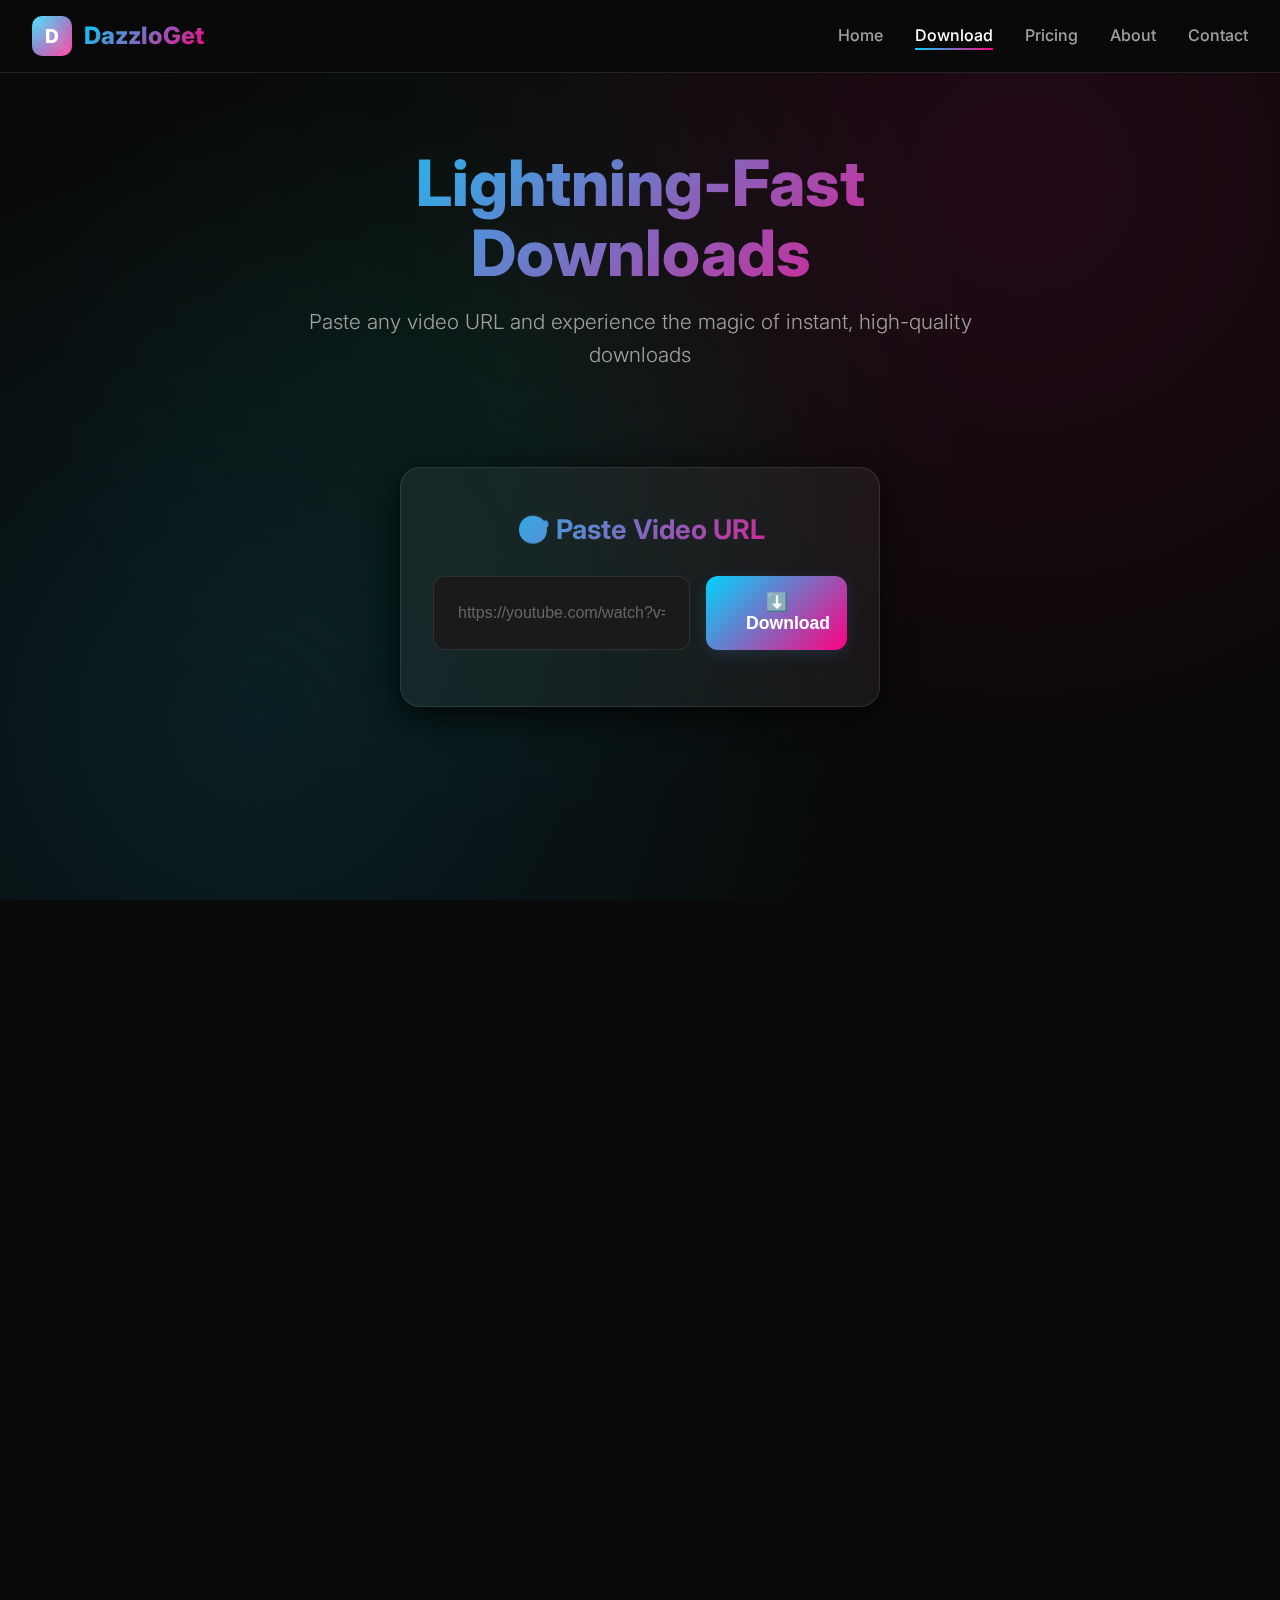
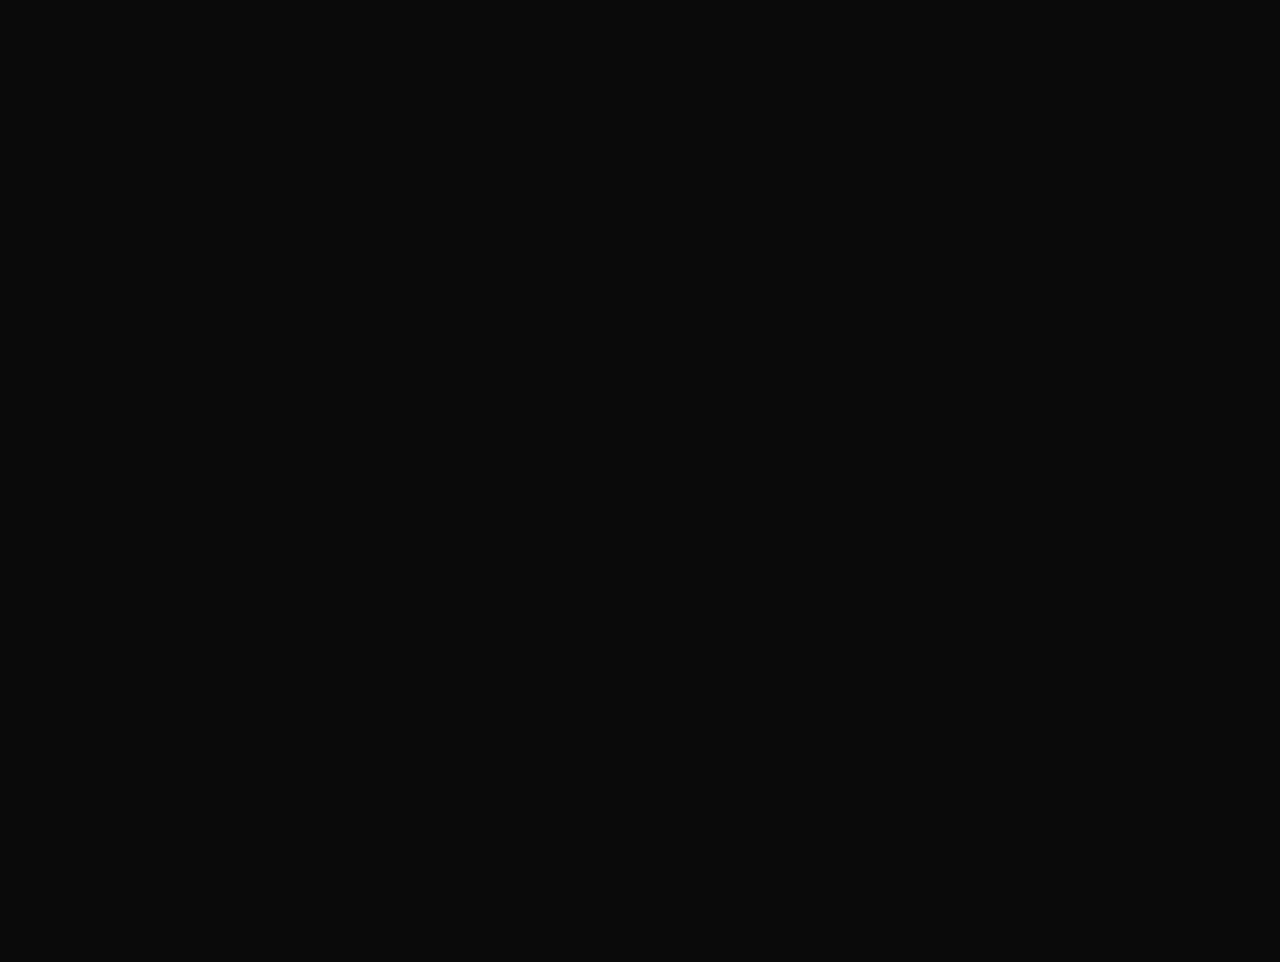
<file: static/download.html>
<!DOCTYPE html>
<html lang="en">
<head>
    <meta charset="UTF-8">
    <meta name="viewport" content="width=device-width, initial-scale=1.0">
    <title>Download - DazzloGet</title>
    <link href="https://fonts.googleapis.com/css2?family=Inter:wght@300;400;500;600;700;800&display=swap" rel="stylesheet">
    <link rel="icon" type="image/x-icon" href="/static/favicon.ico">
    <style>
        * {
            margin: 0;
            padding: 0;
            box-sizing: border-box;
        }

        :root {
            --bg-primary: #0a0a0a;
            --bg-secondary: #111111;
            --bg-card: #1a1a1a;
            --bg-glass: rgba(255, 255, 255, 0.05);
            --text-primary: #ffffff;
            --text-secondary: #a0a0a0;
            --text-muted: #666666;
            --accent-primary: #00d4ff;
            --accent-secondary: #ff0080;
            --accent-tertiary: #00ff88;
            --border-primary: #333333;
            --border-glass: rgba(255, 255, 255, 0.1);
            --shadow-primary: 0 8px 32px rgba(0, 0, 0, 0.8);
            --shadow-glow: 0 0 20px rgba(0, 212, 255, 0.3);
            --gradient-primary: linear-gradient(135deg, #00d4ff 0%, #ff0080 100%);
            --gradient-secondary: linear-gradient(135deg, #ff0080 0%, #00ff88 100%);
            --gradient-tertiary: linear-gradient(135deg, #00ff88 0%, #00d4ff 100%);
        }

        body {
            font-family: 'Inter', sans-serif;
            background: var(--bg-primary);
            color: var(--text-primary);
            min-height: 100vh;
            margin: 0;
            display: flex;
            flex-direction: column;
            overflow-x: hidden;
            line-height: 1.6;
        }

        /* Animated Background */
        body::before {
            content: '';
            position: fixed;
            top: 0;
            left: 0;
            width: 100%;
            height: 100%;
            background: 
                radial-gradient(circle at 20% 80%, rgba(0, 212, 255, 0.1) 0%, transparent 50%),
                radial-gradient(circle at 80% 20%, rgba(255, 0, 128, 0.1) 0%, transparent 50%),
                radial-gradient(circle at 40% 40%, rgba(0, 255, 136, 0.05) 0%, transparent 50%);
            z-index: -1;
            animation: backgroundMove 20s ease-in-out infinite;
        }

        @keyframes backgroundMove {
            0%, 100% { transform: translate(0, 0) rotate(0deg); }
            33% { transform: translate(-20px, -20px) rotate(1deg); }
            66% { transform: translate(20px, -10px) rotate(-1deg); }
        }

        /* Header */
        .header {
            position: fixed;
            top: 0;
            left: 0;
            width: 100%;
            background: rgba(10, 10, 10, 0.95);
            backdrop-filter: blur(20px);
            border-bottom: 1px solid var(--border-glass);
            z-index: 1000;
            padding: 1rem 0;
        }

        .nav-container {
            max-width: 1400px;
            margin: 0 auto;
            padding: 0 2rem;
            display: flex;
            justify-content: space-between;
            align-items: center;
        }

        .logo {
            display: flex;
            align-items: center;
            gap: 0.75rem;
            text-decoration: none;
            color: var(--text-primary);
        }

        .logo-icon {
            width: 40px;
            height: 40px;
            background: var(--gradient-primary);
            border-radius: 10px;
            display: flex;
            align-items: center;
            justify-content: center;
            font-weight: 800;
            font-size: 1.2rem;
            color: white;
            position: relative;
            overflow: hidden;
        }

        .logo-icon::before {
            content: '';
            position: absolute;
            top: -50%;
            left: -50%;
            width: 200%;
            height: 200%;
            background: linear-gradient(45deg, transparent, rgba(255, 255, 255, 0.3), transparent);
            animation: shine 3s infinite;
        }

        @keyframes shine {
            0% { transform: translateX(-100%) translateY(-100%) rotate(45deg); }
            100% { transform: translateX(100%) translateY(100%) rotate(45deg); }
        }

        .logo-text {
            font-size: 1.5rem;
            font-weight: 800;
            background: var(--gradient-primary);
            -webkit-background-clip: text;
            -webkit-text-fill-color: transparent;
            background-clip: text;
        }

        .nav-links {
            display: flex;
            gap: 2rem;
            list-style: none;
        }

        .nav-links a {
            color: var(--text-secondary);
            text-decoration: none;
            font-weight: 500;
            transition: all 0.3s ease;
            position: relative;
        }

        .nav-links a.active,
        .nav-links a:hover {
            color: var(--text-primary);
        }

        .nav-links a::after {
            content: '';
            position: absolute;
            bottom: -5px;
            left: 0;
            width: 0;
            height: 2px;
            background: var(--gradient-primary);
            transition: width 0.3s ease;
        }

        .nav-links a.active::after,
        .nav-links a:hover::after {
            width: 100%;
        }

        .main {
            flex: 1;
            padding-top: 100px;
            display: flex;
            flex-direction: column;
            align-items: center;
            justify-content: flex-start;
            min-height: calc(100vh - 100px);
        }

        /* Hero Section */
        .hero-section {
            text-align: center;
            padding: 3rem 2rem 2rem;
            max-width: 800px;
            width: 100%;
        }

        .hero-title {
            font-size: clamp(2.5rem, 6vw, 4rem);
            font-weight: 800;
            margin-bottom: 1rem;
            background: var(--gradient-primary);
            -webkit-background-clip: text;
            -webkit-text-fill-color: transparent;
            background-clip: text;
            line-height: 1.1;
        }

        .hero-subtitle {
            font-size: clamp(1rem, 2.5vw, 1.3rem);
            color: var(--text-secondary);
            margin-bottom: 2rem;
            font-weight: 300;
        }

        /* Main Download Card */
        .glass-card {
            background: var(--bg-glass);
            border: 1px solid var(--border-glass);
            border-radius: 20px;
            box-shadow: var(--shadow-primary);
            padding: 2.5rem 2rem 2rem 2rem;
            max-width: 480px;
            width: 100%;
            margin: 2rem auto;
            backdrop-filter: blur(20px);
            position: relative;
            overflow: hidden;
        }

        .glass-card::before {
            content: '';
            position: absolute;
            top: 0;
            left: 0;
            width: 100%;
            height: 2px;
            background: var(--gradient-primary);
            transform: translateX(-100%);
            transition: transform 0.3s ease;
        }

        .glass-card:hover::before {
            transform: translateX(0);
        }

        .section-title {
            font-size: 1.7rem;
            font-weight: 700;
            margin-bottom: 1.5rem;
            background: var(--gradient-primary);
            -webkit-background-clip: text;
            -webkit-text-fill-color: transparent;
            background-clip: text;
            text-align: center;
        }

        .url-form {
            display: flex;
            gap: 1rem;
            margin-bottom: 1.5rem;
        }

        .url-input {
            flex: 1;
            padding: 1rem 1.5rem;
            background: var(--bg-card);
            border: 1px solid var(--border-glass);
            border-radius: 12px;
            color: var(--text-primary);
            font-size: 1rem;
            transition: all 0.3s ease;
        }

        .url-input:focus {
            outline: none;
            border-color: var(--accent-primary);
            box-shadow: 0 0 20px rgba(0, 212, 255, 0.2);
        }

        .url-input::placeholder {
            color: var(--text-muted);
        }

        .download-btn {
            padding: 1rem 2.5rem;
            background: var(--gradient-primary);
            color: #fff;
            border: none;
            border-radius: 12px;
            font-size: 1.1em;
            font-weight: 700;
            cursor: pointer;
            box-shadow: 0 4px 16px rgba(102,166,255,0.15);
            transition: all 0.3s ease;
            position: relative;
            overflow: hidden;
        }

        .download-btn::before {
            content: '';
            position: absolute;
            top: 0;
            left: 0;
            width: 100%;
            height: 100%;
            background: var(--gradient-secondary);
            opacity: 0;
            transition: opacity 0.3s ease;
        }

        .download-btn:hover {
            transform: translateY(-2px) scale(1.03);
        }

        .download-btn:hover::before {
            opacity: 1;
        }

        .download-btn:disabled {
            background: #666;
            cursor: not-allowed;
            transform: none;
        }

        .download-btn:disabled::before {
            opacity: 0;
        }

        .download-btn span {
            position: relative;
            z-index: 1;
        }

        .status {
            margin-top: 18px;
            padding: 14px 18px;
            border-radius: 10px;
            font-size: 1em;
            font-weight: 500;
            display: none;
            animation: fadeIn 0.7s;
        }

        .status.success {
            background: rgba(0, 255, 136, 0.1);
            color: var(--accent-tertiary);
            border: 1.5px solid rgba(0, 255, 136, 0.3);
        }

        .status.error {
            background: rgba(255, 0, 128, 0.1);
            color: var(--accent-secondary);
            border: 1.5px solid rgba(255, 0, 128, 0.3);
        }

        .loader {
            display: inline-block;
            width: 32px;
            height: 32px;
            border: 4px solid var(--accent-primary);
            border-radius: 50%;
            border-top: 4px solid transparent;
            animation: spin 1s linear infinite;
            margin: 0 auto 10px auto;
        }

        @keyframes spin {
            0% { transform: rotate(0deg); }
            100% { transform: rotate(360deg); }
        }

        @keyframes fadeIn {
            from { opacity: 0; transform: translateY(10px); }
            to { opacity: 1; transform: translateY(0); }
        }

        /* Platform Support */
        .platforms-section {
            max-width: 1200px;
            width: 100%;
            margin: 4rem auto 2rem;
            padding: 0 2rem;
            text-align: center;
        }

        .platforms-title {
            font-size: 2rem;
            font-weight: 700;
            margin-bottom: 2rem;
            background: var(--gradient-secondary);
            -webkit-background-clip: text;
            -webkit-text-fill-color: transparent;
            background-clip: text;
        }

        .platforms-grid {
            display: grid;
            grid-template-columns: repeat(auto-fit, minmax(200px, 1fr));
            gap: 1.5rem;
            margin-bottom: 3rem;
        }

        .platform-card {
            background: var(--bg-glass);
            border: 1px solid var(--border-glass);
            border-radius: 15px;
            padding: 1.5rem;
            backdrop-filter: blur(20px);
            transition: all 0.3s ease;
            text-align: center;
        }

        .platform-card:hover {
            transform: translateY(-5px);
            border-color: var(--accent-primary);
            box-shadow: var(--shadow-glow);
        }

        .platform-icon {
            font-size: 2rem;
            margin-bottom: 1rem;
        }

        .platform-name {
            font-weight: 600;
            color: var(--text-primary);
            margin-bottom: 0.5rem;
        }

        .platform-description {
            font-size: 0.9rem;
            color: var(--text-secondary);
        }

        /* Features */
        .features-section {
            max-width: 1200px;
            width: 100%;
            margin: 3rem auto;
            padding: 0 2rem;
        }

        .features-title {
            text-align: center;
            font-size: 2rem;
            font-weight: 700;
            margin-bottom: 3rem;
            background: var(--gradient-tertiary);
            -webkit-background-clip: text;
            -webkit-text-fill-color: transparent;
            background-clip: text;
        }

        .features-grid {
            display: grid;
            grid-template-columns: repeat(auto-fit, minmax(300px, 1fr));
            gap: 2rem;
        }

        .feature-card {
            background: var(--bg-glass);
            border: 1px solid var(--border-glass);
            border-radius: 15px;
            padding: 2rem;
            backdrop-filter: blur(20px);
            transition: all 0.3s ease;
            position: relative;
            overflow: hidden;
        }

        .feature-card::before {
            content: '';
            position: absolute;
            top: 0;
            left: 0;
            width: 100%;
            height: 2px;
            background: var(--gradient-primary);
            transform: translateX(-100%);
            transition: transform 0.3s ease;
        }

        .feature-card:hover {
            transform: translateY(-5px);
            box-shadow: var(--shadow-primary);
            border-color: var(--accent-primary);
        }

        .feature-card:hover::before {
            transform: translateX(0);
        }

        .feature-icon {
            width: 50px;
            height: 50px;
            background: var(--gradient-primary);
            border-radius: 12px;
            display: flex;
            align-items: center;
            justify-content: center;
            font-size: 1.3rem;
            margin-bottom: 1rem;
        }

        .feature-card h3 {
            font-size: 1.3rem;
            font-weight: 600;
            margin-bottom: 1rem;
            color: var(--text-primary);
        }

        .feature-card p {
            color: var(--text-secondary);
            line-height: 1.5;
        }

        /* How It Works */
        .how-it-works {
            max-width: 1000px;
            width: 100%;
            margin: 4rem auto;
            padding: 0 2rem;
            text-align: center;
        }

        .how-it-works-title {
            font-size: 2rem;
            font-weight: 700;
            margin-bottom: 3rem;
            background: var(--gradient-primary);
            -webkit-background-clip: text;
            -webkit-text-fill-color: transparent;
            background-clip: text;
        }

        .steps-container {
            display: grid;
            grid-template-columns: repeat(auto-fit, minmax(250px, 1fr));
            gap: 2rem;
        }

        .step {
            background: var(--bg-glass);
            border: 1px solid var(--border-glass);
            border-radius: 15px;
            padding: 2rem;
            backdrop-filter: blur(20px);
            transition: all 0.3s ease;
            position: relative;
        }

        .step:hover {
            transform: translateY(-5px);
            box-shadow: var(--shadow-primary);
        }

        .step-number {
            width: 40px;
            height: 40px;
            background: var(--gradient-secondary);
            border-radius: 50%;
            display: flex;
            align-items: center;
            justify-content: center;
            font-weight: 700;
            margin: 0 auto 1rem;
            color: white;
        }

        .step h3 {
            font-size: 1.2rem;
            font-weight: 600;
            margin-bottom: 1rem;
            color: var(--text-primary);
        }

        .step p {
            color: var(--text-secondary);
            line-height: 1.5;
        }

        /* Responsive */
        @media (max-width: 768px) {
            .nav-links {
                display: none;
            }
            
            .hero-section {
                padding: 2rem 1rem;
            }
            
            .url-form {
                flex-direction: column;
            }
            
            .platforms-grid {
                grid-template-columns: repeat(auto-fit, minmax(150px, 1fr));
            }
            
            .features-grid,
            .steps-container {
                grid-template-columns: 1fr;
            }
        }

        @media (max-width: 480px) {
            .glass-card {
                margin: 1rem;
                padding: 2rem 1.5rem;
            }
            
            .url-input {
                font-size: 16px; /* Prevent zoom on iOS */
            }
        }

        /* Scroll animations */
        .fade-in {
            opacity: 0;
            transform: translateY(30px);
            transition: all 0.6s ease;
        }

        .fade-in.visible {
            opacity: 1;
            transform: translateY(0);
        }
    </style>
</head>
<body>
    <header class="header">
        <div class="nav-container">
            <a href="/" class="logo">
                <div class="logo-icon">D</div>
                <span class="logo-text">DazzloGet</span>
            </a>
            <nav>
                <ul class="nav-links">
                    <li><a href="/">Home</a></li>
                    <li><a href="/download" class="active">Download</a></li>
                    <li><a href="/pricing">Pricing</a></li>
                    <li><a href="/about">About</a></li>
                    <li><a href="/contact">Contact</a></li>
                </ul>
            </nav>
        </div>
    </header>

    <main class="main">
        <section class="hero-section fade-in">
            <h1 class="hero-title">Lightning-Fast Downloads</h1>
            <p class="hero-subtitle">Paste any video URL and experience the magic of instant, high-quality downloads</p>
        </section>

        <div class="glass-card fade-in">
            <h2 class="section-title">🎯 Paste Video URL</h2>
            <form class="url-form" id="downloadForm">
                <input 
                    type="text" 
                    id="videoUrl" 
                    class="url-input" 
                    placeholder="https://youtube.com/watch?v=... or any video URL"
                    required
                >
                <button type="submit" id="downloadBtn" class="download-btn">
                    <span>⬇️ Download</span>
                </button>
            </form>
            <div class="loader" id="loader" style="display:none;"></div>
            <div id="status" class="status"></div>
        </div>

        <section class="platforms-section fade-in">
            <h2 class="platforms-title">Supported Platforms</h2>
            <div class="platforms-grid">
                <div class="platform-card">
                    <div class="platform-icon">📺</div>
                    <div class="platform-name">YouTube</div>
                    <div class="platform-description">Videos, Shorts, Playlists</div>
                </div>
                <div class="platform-card">
                    <div class="platform-icon">📸</div>
                    <div class="platform-name">Instagram</div>
                    <div class="platform-description">Reels, Stories, IGTV</div>
                </div>
                <div class="platform-card">
                    <div class="platform-icon">🎵</div>
                    <div class="platform-name">TikTok</div>
                    <div class="platform-description">Videos, Music</div>
                </div>
                <div class="platform-card">
                    <div class="platform-icon">📱</div>
                    <div class="platform-name">Facebook</div>
                    <div class="platform-description">Videos, Live Streams</div>
                </div>
                <div class="platform-card">
                    <div class="platform-icon">🐦</div>
                    <div class="platform-name">Twitter</div>
                    <div class="platform-description">Videos, Spaces</div>
                </div>
                <div class="platform-card">
                    <div class="platform-icon">🎬</div>
                    <div class="platform-name">Vimeo</div>
                    <div class="platform-description">HD Videos</div>
                </div>
            </div>
        </section>

        <section class="features-section fade-in">
            <h2 class="features-title">Why Choose DazzloGet?</h2>
            <div class="features-grid">
                <div class="feature-card">
                    <div class="feature-icon">⚡</div>
                    <h3>Instant Processing</h3>
                    <p>Advanced algorithms ensure your downloads start within seconds, no waiting around.</p>
                </div>
                <div class="feature-card">
                    <div class="feature-icon">🎯</div>
                    <h3>Smart Quality Detection</h3>
                    <p>Automatically selects the best available quality while optimizing for file size.</p>
                </div>
                <div class="feature-card">
                    <div class="feature-icon">🛡️</div>
                    <h3>Privacy Protected</h3>
                    <p>Your URLs and downloads are processed securely with zero data retention.</p>
                </div>
                <div class="feature-card">
                    <div class="feature-icon">💎</div>
                    <h3>Crystal Clear Output</h3>
                    <p>Download in up to 4K resolution with lossless audio quality preservation.</p>
                </div>
                <div class="feature-card">
                    <div class="feature-icon">🚀</div>
                    <h3>Multi-Format Support</h3>
                    <p>Get your content in MP4, WebM, MP3, or any format that suits your needs.</p>
                </div>
                <div class="feature-card">
                    <div class="feature-icon">🌐</div>
                    <h3>Universal Compatibility</h3>
                    <p>Works flawlessly across all devices and browsers, anywhere in the world.</p>
                </div>
            </div>
        </section>

        <section class="how-it-works fade-in">
            <h2 class="how-it-works-title">How It Works</h2>
            <div class="steps-container">
                <div class="step">
                    <div class="step-number">1</div>
                    <h3>Copy URL</h3>
                    <p>Copy the video URL from any supported platform - YouTube, Instagram, TikTok, and 50+ more.</p>
                </div>
                <div class="step">
                    <div class="step-number">2</div>
                    <h3>Paste & Click</h3>
                    <p>Paste the URL in the input field above and hit the download button. That's it!</p>
                </div>
                <div class="step">
                    <div class="step-number">3</div>
                    <h3>Enjoy</h3>
                    <p>Your high-quality video downloads instantly to your device, ready to watch offline.</p>
                </div>
            </div>
        </section>
    </main>

    <script>
        const form = document.getElementById('downloadForm');
        const statusDiv = document.getElementById('status');
        const loader = document.getElementById('loader');
        const downloadBtn = document.getElementById('downloadBtn');

        form.addEventListener('submit', function(e) {
            e.preventDefault();
            statusDiv.style.display = 'none';
            loader.style.display = 'block';
            downloadBtn.disabled = true;
            downloadBtn.innerHTML = '<span>Downloading...</span>';

            const url = document.getElementById('videoUrl').value.trim();
            fetch('/download', {
                method: 'POST',
                headers: { 'Content-Type': 'application/json' },
                body: JSON.stringify({ url })
            })
            .then(res => res.json())
            .then(data => {
                loader.style.display = 'none';
                downloadBtn.disabled = false;
                downloadBtn.innerHTML = '<span>⬇️ Download</span>';
                statusDiv.style.display = 'block';
                if (data.success && data.file_url) {
                    statusDiv.className = 'status success';
                    statusDiv.innerHTML = '✅ ' + data.message + '<br>Starting download...';
                    // Trigger file download
                    const a = document.createElement('a');
                    a.href = data.file_url;
                    a.download = data.filename || '';
                    document.body.appendChild(a);
                    a.click();
                    document.body.removeChild(a);
                } else {
                    statusDiv.className = 'status error';
                    statusDiv.textContent = '❌ ' + (data.message || 'Download failed.');
                }
            })
            .catch(error => {
                console.error('Error:', error);
                loader.style.display = 'none';
                downloadBtn.disabled = false;
                downloadBtn.innerHTML = '<span>⬇️ Download</span>';
                statusDiv.style.display = 'block';
                statusDiv.className = 'status error';
                statusDiv.textContent = '❌ DazzloGet: An error occurred. Please try again.';
            });
        });

        // Smooth scroll reveal animation
        const observerOptions = {
            threshold: 0.1,
            rootMargin: '0px 0px -50px 0px'
        };

        const observer = new IntersectionObserver((entries) => {
            entries.forEach(entry => {
                if (entry.isIntersecting) {
                    entry.target.classList.add('visible');
                }
            });
        }, observerOptions);

        document.addEventListener('DOMContentLoaded', () => {
            const fadeElements = document.querySelectorAll('.fade-in');
            fadeElements.forEach((el, index) => {
                el.style.transitionDelay = `${index * 0.1}s`;
                observer.observe(el);
            });
        });
    </script>
</body>
</html>
</file>
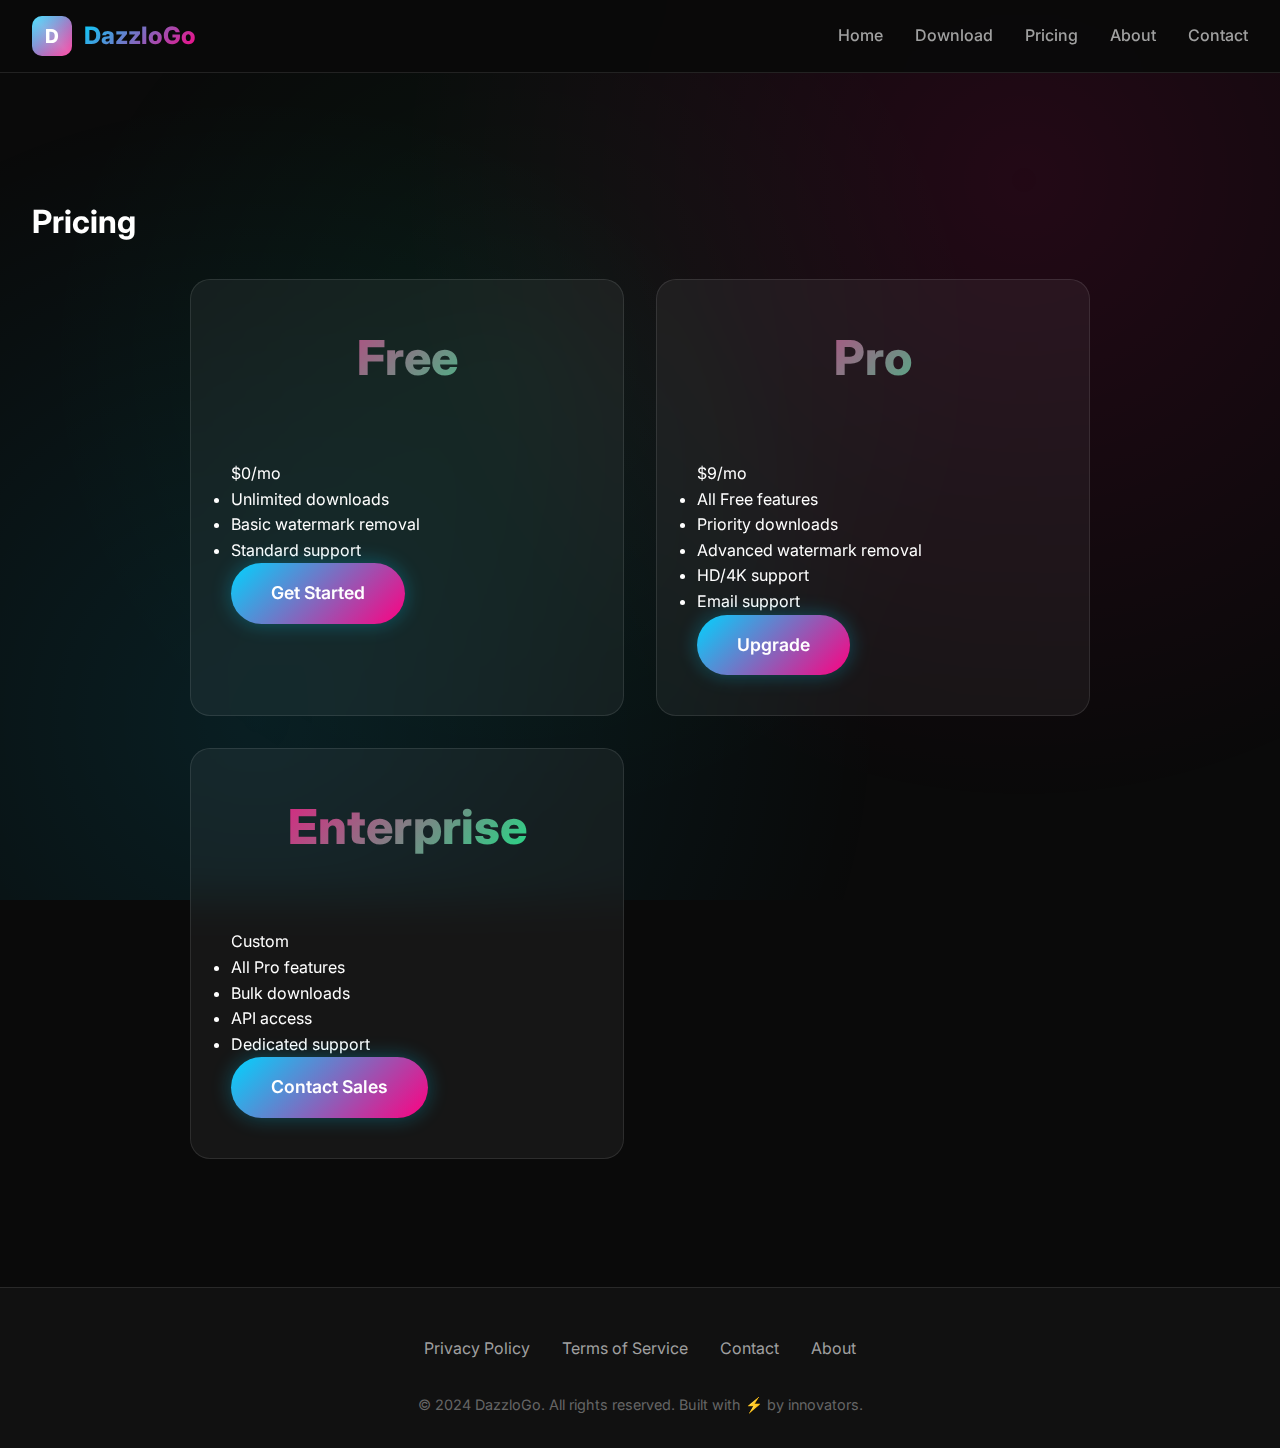
<file: static/pricing.html>
<!DOCTYPE html>
<html lang="en">
<head>
    <meta charset="UTF-8">
    <meta name="viewport" content="width=device-width, initial-scale=1.0">
    <title>Pricing - DazzloGo</title>
    <link href="https://fonts.googleapis.com/css2?family=Inter:wght@300;400;500;600;700;800&display=swap" rel="stylesheet">
    <link rel="icon" type="image/x-icon" href="/static/favicon.ico">
    <style>
        * {
            margin: 0;
            padding: 0;
            box-sizing: border-box;
        }

        :root {
            --bg-primary: #0a0a0a;
            --bg-secondary: #111111;
            --bg-card: #1a1a1a;
            --bg-glass: rgba(255, 255, 255, 0.05);
            --text-primary: #ffffff;
            --text-secondary: #a0a0a0;
            --text-muted: #666666;
            --accent-primary: #00d4ff;
            --accent-secondary: #ff0080;
            --accent-tertiary: #00ff88;
            --border-primary: #333333;
            --border-glass: rgba(255, 255, 255, 0.1);
            --shadow-primary: 0 8px 32px rgba(0, 0, 0, 0.8);
            --shadow-glow: 0 0 20px rgba(0, 212, 255, 0.3);
            --gradient-primary: linear-gradient(135deg, #00d4ff 0%, #ff0080 100%);
            --gradient-secondary: linear-gradient(135deg, #ff0080 0%, #00ff88 100%);
            --gradient-tertiary: linear-gradient(135deg, #00ff88 0%, #00d4ff 100%);
        }

        body {
            font-family: 'Inter', sans-serif;
            background: var(--bg-primary);
            color: var(--text-primary);
            overflow-x: hidden;
            line-height: 1.6;
        }

        /* Animated Background */
        body::before {
            content: '';
            position: fixed;
            top: 0;
            left: 0;
            width: 100%;
            height: 100%;
            background: 
                radial-gradient(circle at 20% 80%, rgba(0, 212, 255, 0.1) 0%, transparent 50%),
                radial-gradient(circle at 80% 20%, rgba(255, 0, 128, 0.1) 0%, transparent 50%),
                radial-gradient(circle at 40% 40%, rgba(0, 255, 136, 0.05) 0%, transparent 50%);
            z-index: -1;
            animation: backgroundMove 20s ease-in-out infinite;
        }

        @keyframes backgroundMove {
            0%, 100% { transform: translate(0, 0) rotate(0deg); }
            33% { transform: translate(-20px, -20px) rotate(1deg); }
            66% { transform: translate(20px, -10px) rotate(-1deg); }
        }

        /* Header */
        .header {
            position: fixed;
            top: 0;
            left: 0;
            width: 100%;
            background: rgba(10, 10, 10, 0.95);
            backdrop-filter: blur(20px);
            border-bottom: 1px solid var(--border-glass);
            z-index: 1000;
            padding: 1rem 0;
        }

        .nav-container {
            max-width: 1400px;
            margin: 0 auto;
            padding: 0 2rem;
            display: flex;
            justify-content: space-between;
            align-items: center;
        }

        .logo {
            display: flex;
            align-items: center;
            gap: 0.75rem;
            text-decoration: none;
            color: var(--text-primary);
        }

        .logo-icon {
            width: 40px;
            height: 40px;
            background: var(--gradient-primary);
            border-radius: 10px;
            display: flex;
            align-items: center;
            justify-content: center;
            font-weight: 800;
            font-size: 1.2rem;
            color: white;
            position: relative;
            overflow: hidden;
        }

        .logo-icon::before {
            content: '';
            position: absolute;
            top: -50%;
            left: -50%;
            width: 200%;
            height: 200%;
            background: linear-gradient(45deg, transparent, rgba(255, 255, 255, 0.3), transparent);
            animation: shine 3s infinite;
        }

        @keyframes shine {
            0% { transform: translateX(-100%) translateY(-100%) rotate(45deg); }
            100% { transform: translateX(100%) translateY(100%) rotate(45deg); }
        }

        .logo-text {
            font-size: 1.5rem;
            font-weight: 800;
            background: var(--gradient-primary);
            -webkit-background-clip: text;
            -webkit-text-fill-color: transparent;
            background-clip: text;
        }

        .nav-links {
            display: flex;
            gap: 2rem;
            list-style: none;
        }

        .nav-links a {
            color: var(--text-secondary);
            text-decoration: none;
            font-weight: 500;
            transition: all 0.3s ease;
            position: relative;
        }

        .nav-links a:hover {
            color: var(--text-primary);
        }

        .nav-links a::after {
            content: '';
            position: absolute;
            bottom: -5px;
            left: 0;
            width: 0;
            height: 2px;
            background: var(--gradient-primary);
            transition: width 0.3s ease;
        }

        .nav-links a:hover::after {
            width: 100%;
        }

        /* Main Content */
        .main {
            padding-top: 100px;
            min-height: 100vh;
        }

        /* Hero Section */
        .hero {
            text-align: center;
            padding: 6rem 2rem;
            max-width: 1200px;
            margin: 0 auto;
        }

        .hero h1 {
            font-size: clamp(3rem, 8vw, 6rem);
            font-weight: 800;
            margin-bottom: 1.5rem;
            background: var(--gradient-primary);
            -webkit-background-clip: text;
            -webkit-text-fill-color: transparent;
            background-clip: text;
            line-height: 1.1;
        }

        .hero .tagline {
            font-size: clamp(1.2rem, 3vw, 1.8rem);
            color: var(--text-secondary);
            margin-bottom: 2rem;
            font-weight: 300;
        }

        .hero .description {
            font-size: 1.2rem;
            color: var(--text-muted);
            margin-bottom: 3rem;
            max-width: 600px;
            margin-left: auto;
            margin-right: auto;
        }

        .cta-button {
            display: inline-flex;
            align-items: center;
            gap: 0.75rem;
            padding: 1rem 2.5rem;
            background: var(--gradient-primary);
            color: white;
            text-decoration: none;
            border-radius: 50px;
            font-weight: 600;
            font-size: 1.1rem;
            transition: all 0.3s ease;
            box-shadow: var(--shadow-glow);
            position: relative;
            overflow: hidden;
        }

        .cta-button::before {
            content: '';
            position: absolute;
            top: 0;
            left: 0;
            width: 100%;
            height: 100%;
            background: var(--gradient-secondary);
            opacity: 0;
            transition: opacity 0.3s ease;
        }

        .cta-button:hover {
            transform: translateY(-2px);
            box-shadow: 0 12px 40px rgba(0, 212, 255, 0.4);
        }

        .cta-button:hover::before {
            opacity: 1;
        }

        .cta-button span {
            position: relative;
            z-index: 1;
        }

        /* Platform Tags */
        .platforms {
            display: flex;
            flex-wrap: wrap;
            justify-content: center;
            gap: 1rem;
            margin: 4rem 0;
        }

        .platform-tag {
            padding: 0.5rem 1.5rem;
            background: var(--bg-glass);
            border: 1px solid var(--border-glass);
            border-radius: 25px;
            color: var(--text-secondary);
            font-size: 0.9rem;
            font-weight: 500;
            backdrop-filter: blur(10px);
            transition: all 0.3s ease;
        }

        .platform-tag:hover {
            background: var(--bg-card);
            color: var(--text-primary);
            border-color: var(--accent-primary);
            transform: translateY(-2px);
        }

        /* Features Section */
        .features {
            padding: 6rem 2rem;
            max-width: 1400px;
            margin: 0 auto;
        }

        .features h2 {
            text-align: center;
            font-size: 3rem;
            font-weight: 800;
            margin-bottom: 4rem;
            background: var(--gradient-secondary);
            -webkit-background-clip: text;
            -webkit-text-fill-color: transparent;
            background-clip: text;
        }

        .features-grid {
            display: grid;
            grid-template-columns: repeat(auto-fit, minmax(350px, 1fr));
            gap: 2rem;
        }

        .feature-card {
            background: var(--bg-glass);
            border: 1px solid var(--border-glass);
            border-radius: 20px;
            padding: 2.5rem;
            backdrop-filter: blur(20px);
            transition: all 0.3s ease;
            position: relative;
            overflow: hidden;
        }

        .feature-card::before {
            content: '';
            position: absolute;
            top: 0;
            left: 0;
            width: 100%;
            height: 2px;
            background: var(--gradient-primary);
            transform: translateX(-100%);
            transition: transform 0.3s ease;
        }

        .feature-card:hover {
            transform: translateY(-5px);
            box-shadow: var(--shadow-primary);
            border-color: var(--accent-primary);
        }

        .feature-card:hover::before {
            transform: translateX(0);
        }

        .feature-icon {
            width: 60px;
            height: 60px;
            background: var(--gradient-tertiary);
            border-radius: 15px;
            display: flex;
            align-items: center;
            justify-content: center;
            font-size: 1.5rem;
            margin-bottom: 1.5rem;
        }

        .feature-card h3 {
            font-size: 1.5rem;
            font-weight: 700;
            margin-bottom: 1rem;
            color: var(--text-primary);
        }

        .feature-card p {
            color: var(--text-secondary);
            line-height: 1.6;
        }

        /* Testimonials */
        .testimonials {
            padding: 6rem 2rem;
            background: var(--bg-secondary);
        }

        .testimonials-container {
            max-width: 1200px;
            margin: 0 auto;
            text-align: center;
        }

        .testimonials h2 {
            font-size: 3rem;
            font-weight: 800;
            margin-bottom: 4rem;
            background: var(--gradient-tertiary);
            -webkit-background-clip: text;
            -webkit-text-fill-color: transparent;
            background-clip: text;
        }

        .testimonials-grid {
            display: grid;
            grid-template-columns: repeat(auto-fit, minmax(300px, 1fr));
            gap: 2rem;
        }

        .testimonial {
            background: var(--bg-glass);
            border: 1px solid var(--border-glass);
            border-radius: 20px;
            padding: 2rem;
            backdrop-filter: blur(20px);
            transition: all 0.3s ease;
        }

        .testimonial:hover {
            transform: translateY(-5px);
            box-shadow: var(--shadow-primary);
        }

        .testimonial-text {
            font-size: 1.1rem;
            color: var(--text-secondary);
            margin-bottom: 1.5rem;
            font-style: italic;
        }

        .testimonial-author {
            color: var(--accent-primary);
            font-weight: 600;
        }

        /* Footer */
        .footer {
            background: var(--bg-secondary);
            border-top: 1px solid var(--border-glass);
            padding: 3rem 2rem 2rem;
            text-align: center;
        }

        .footer-links {
            display: flex;
            justify-content: center;
            gap: 2rem;
            margin-bottom: 2rem;
        }

        .footer-links a {
            color: var(--text-secondary);
            text-decoration: none;
            transition: color 0.3s ease;
        }

        .footer-links a:hover {
            color: var(--accent-primary);
        }

        .footer-copyright {
            color: var(--text-muted);
            font-size: 0.9rem;
        }

        /* Responsive */
        @media (max-width: 768px) {
            .nav-links {
                display: none;
            }
            
            .hero {
                padding: 4rem 1rem;
            }
            
            .features {
                padding: 4rem 1rem;
            }
            
            .testimonials {
                padding: 4rem 1rem;
            }
            
            .features-grid,
            .testimonials-grid {
                grid-template-columns: 1fr;
            }
        }

        /* Scroll animations */
        .fade-in {
            opacity: 0;
            transform: translateY(30px);
            transition: all 0.6s ease;
        }

        .fade-in.visible {
            opacity: 1;
            transform: translateY(0);
        }
    </style>
</head>
<body>
    <header class="header">
        <div class="nav-container">
            <a href="/" class="logo">
                <div class="logo-icon">D</div>
                <span class="logo-text">DazzloGo</span>
            </a>
            <nav>
                <ul class="nav-links">
                    <li><a href="/">Home</a></li>
                    <li><a href="/download">Download</a></li>
                    <li><a href="/pricing">Pricing</a></li>
                    <li><a href="/about">About</a></li>
                    <li><a href="/contact">Contact</a></li>
                </ul>
            </nav>
        </div>
    </header>
    <main class="main">
        <section class="features">
            <h1 class="fade-in">Pricing</h1>
            <div class="features-grid" style="max-width:900px;margin:2rem auto;">
                <div class="feature-card fade-in">
                    <h2>Free</h2>
                    <div class="price">$0<span>/mo</span></div>
                    <ul>
                        <li>Unlimited downloads</li>
                        <li>Basic watermark removal</li>
                        <li>Standard support</li>
                    </ul>
                    <a href="/download" class="cta-button"><span>Get Started</span></a>
                </div>
                <div class="feature-card fade-in">
                    <h2>Pro</h2>
                    <div class="price">$9<span>/mo</span></div>
                    <ul>
                        <li>All Free features</li>
                        <li>Priority downloads</li>
                        <li>Advanced watermark removal</li>
                        <li>HD/4K support</li>
                        <li>Email support</li>
                    </ul>
                    <a href="#" class="cta-button"><span>Upgrade</span></a>
                </div>
                <div class="feature-card fade-in">
                    <h2>Enterprise</h2>
                    <div class="price">Custom</div>
                    <ul>
                        <li>All Pro features</li>
                        <li>Bulk downloads</li>
                        <li>API access</li>
                        <li>Dedicated support</li>
                    </ul>
                    <a href="/contact" class="cta-button"><span>Contact Sales</span></a>
                </div>
            </div>
        </section>
    </main>
    <footer class="footer">
        <div class="footer-links">
            <a href="/privacy">Privacy Policy</a>
            <a href="/terms">Terms of Service</a>
            <a href="/contact">Contact</a>
            <a href="/about">About</a>
        </div>
        <p class="footer-copyright">&copy; 2024 DazzloGo. All rights reserved. Built with ⚡ by innovators.</p>
    </footer>
    <script>
        // Smooth scroll reveal animation
        const observerOptions = {
            threshold: 0.1,
            rootMargin: '0px 0px -50px 0px'
        };

        const observer = new IntersectionObserver((entries) => {
            entries.forEach(entry => {
                if (entry.isIntersecting) {
                    entry.target.classList.add('visible');
                }
            });
        }, observerOptions);

        document.addEventListener('DOMContentLoaded', () => {
            const fadeElements = document.querySelectorAll('.fade-in');
            fadeElements.forEach((el, index) => {
                el.style.transitionDelay = `${index * 0.1}s`;
                observer.observe(el);
            });
        });
    </script>
</body>
</html>
</file>
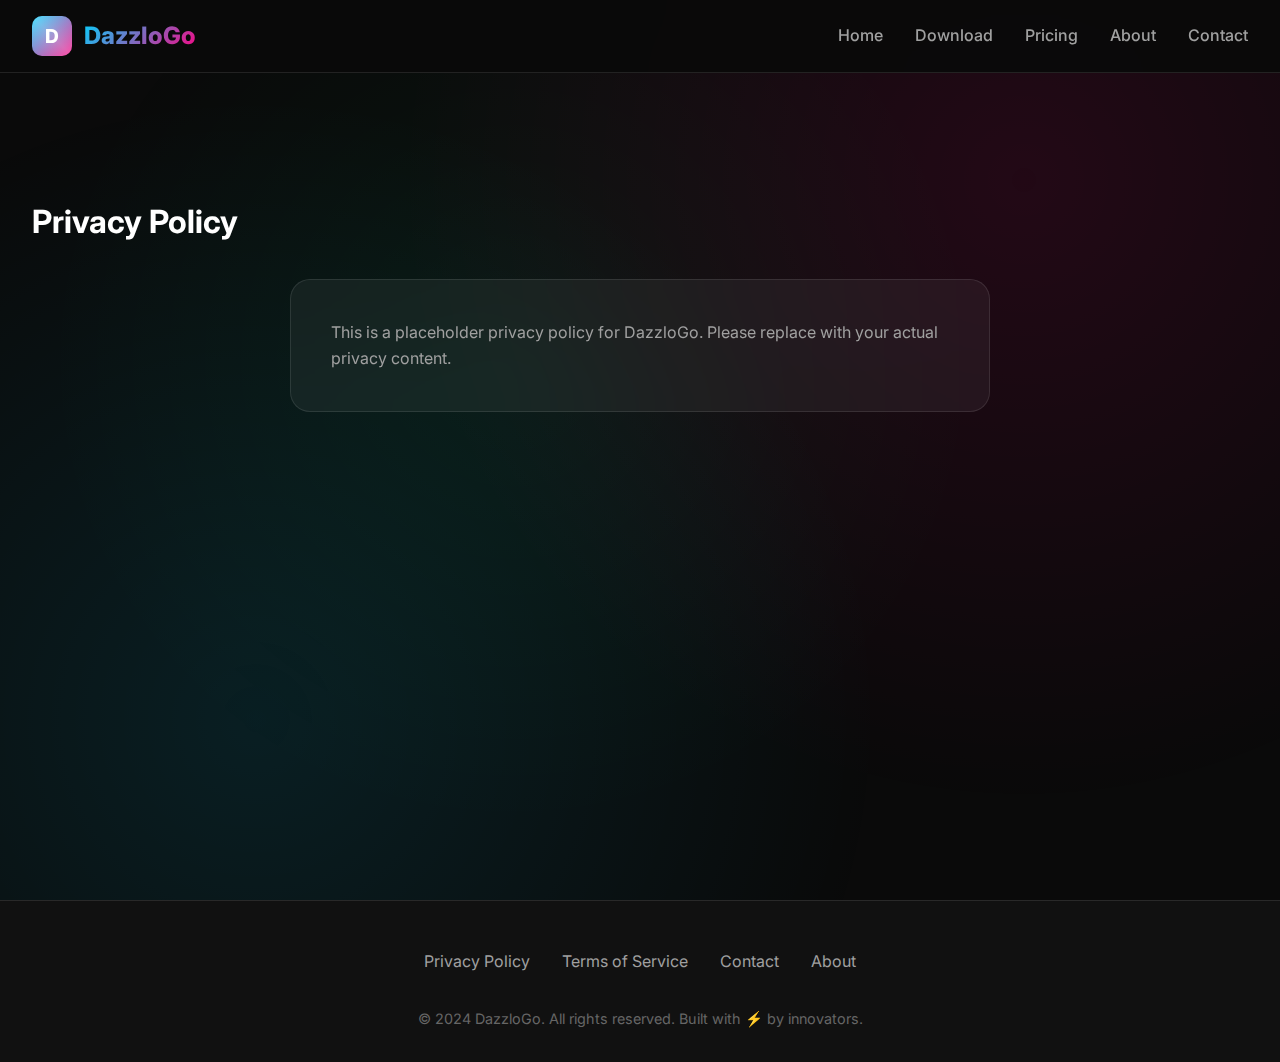
<file: static/privacy.html>
<!DOCTYPE html>
<html lang="en">
<head>
    <meta charset="UTF-8">
    <meta name="viewport" content="width=device-width, initial-scale=1.0">
    <title>Privacy Policy - DazzloGo</title>
    <link href="https://fonts.googleapis.com/css2?family=Inter:wght@300;400;500;600;700;800&display=swap" rel="stylesheet">
    <link rel="icon" type="image/x-icon" href="/static/favicon.ico">
    <style>
        * {
            margin: 0;
            padding: 0;
            box-sizing: border-box;
        }

        :root {
            --bg-primary: #0a0a0a;
            --bg-secondary: #111111;
            --bg-card: #1a1a1a;
            --bg-glass: rgba(255, 255, 255, 0.05);
            --text-primary: #ffffff;
            --text-secondary: #a0a0a0;
            --text-muted: #666666;
            --accent-primary: #00d4ff;
            --accent-secondary: #ff0080;
            --accent-tertiary: #00ff88;
            --border-primary: #333333;
            --border-glass: rgba(255, 255, 255, 0.1);
            --shadow-primary: 0 8px 32px rgba(0, 0, 0, 0.8);
            --shadow-glow: 0 0 20px rgba(0, 212, 255, 0.3);
            --gradient-primary: linear-gradient(135deg, #00d4ff 0%, #ff0080 100%);
            --gradient-secondary: linear-gradient(135deg, #ff0080 0%, #00ff88 100%);
            --gradient-tertiary: linear-gradient(135deg, #00ff88 0%, #00d4ff 100%);
        }

        body {
            font-family: 'Inter', sans-serif;
            background: var(--bg-primary);
            color: var(--text-primary);
            overflow-x: hidden;
            line-height: 1.6;
        }

        /* Animated Background */
        body::before {
            content: '';
            position: fixed;
            top: 0;
            left: 0;
            width: 100%;
            height: 100%;
            background: 
                radial-gradient(circle at 20% 80%, rgba(0, 212, 255, 0.1) 0%, transparent 50%),
                radial-gradient(circle at 80% 20%, rgba(255, 0, 128, 0.1) 0%, transparent 50%),
                radial-gradient(circle at 40% 40%, rgba(0, 255, 136, 0.05) 0%, transparent 50%);
            z-index: -1;
            animation: backgroundMove 20s ease-in-out infinite;
        }

        @keyframes backgroundMove {
            0%, 100% { transform: translate(0, 0) rotate(0deg); }
            33% { transform: translate(-20px, -20px) rotate(1deg); }
            66% { transform: translate(20px, -10px) rotate(-1deg); }
        }

        /* Header */
        .header {
            position: fixed;
            top: 0;
            left: 0;
            width: 100%;
            background: rgba(10, 10, 10, 0.95);
            backdrop-filter: blur(20px);
            border-bottom: 1px solid var(--border-glass);
            z-index: 1000;
            padding: 1rem 0;
        }

        .nav-container {
            max-width: 1400px;
            margin: 0 auto;
            padding: 0 2rem;
            display: flex;
            justify-content: space-between;
            align-items: center;
        }

        .logo {
            display: flex;
            align-items: center;
            gap: 0.75rem;
            text-decoration: none;
            color: var(--text-primary);
        }

        .logo-icon {
            width: 40px;
            height: 40px;
            background: var(--gradient-primary);
            border-radius: 10px;
            display: flex;
            align-items: center;
            justify-content: center;
            font-weight: 800;
            font-size: 1.2rem;
            color: white;
            position: relative;
            overflow: hidden;
        }

        .logo-icon::before {
            content: '';
            position: absolute;
            top: -50%;
            left: -50%;
            width: 200%;
            height: 200%;
            background: linear-gradient(45deg, transparent, rgba(255, 255, 255, 0.3), transparent);
            animation: shine 3s infinite;
        }

        @keyframes shine {
            0% { transform: translateX(-100%) translateY(-100%) rotate(45deg); }
            100% { transform: translateX(100%) translateY(100%) rotate(45deg); }
        }

        .logo-text {
            font-size: 1.5rem;
            font-weight: 800;
            background: var(--gradient-primary);
            -webkit-background-clip: text;
            -webkit-text-fill-color: transparent;
            background-clip: text;
        }

        .nav-links {
            display: flex;
            gap: 2rem;
            list-style: none;
        }

        .nav-links a {
            color: var(--text-secondary);
            text-decoration: none;
            font-weight: 500;
            transition: all 0.3s ease;
            position: relative;
        }

        .nav-links a:hover {
            color: var(--text-primary);
        }

        .nav-links a::after {
            content: '';
            position: absolute;
            bottom: -5px;
            left: 0;
            width: 0;
            height: 2px;
            background: var(--gradient-primary);
            transition: width 0.3s ease;
        }

        .nav-links a:hover::after {
            width: 100%;
        }

        /* Main Content */
        .main {
            padding-top: 100px;
            min-height: 100vh;
        }

        /* Hero Section */
        .hero {
            text-align: center;
            padding: 6rem 2rem;
            max-width: 1200px;
            margin: 0 auto;
        }

        .hero h1 {
            font-size: clamp(3rem, 8vw, 6rem);
            font-weight: 800;
            margin-bottom: 1.5rem;
            background: var(--gradient-primary);
            -webkit-background-clip: text;
            -webkit-text-fill-color: transparent;
            background-clip: text;
            line-height: 1.1;
        }

        .hero .tagline {
            font-size: clamp(1.2rem, 3vw, 1.8rem);
            color: var(--text-secondary);
            margin-bottom: 2rem;
            font-weight: 300;
        }

        .hero .description {
            font-size: 1.2rem;
            color: var(--text-muted);
            margin-bottom: 3rem;
            max-width: 600px;
            margin-left: auto;
            margin-right: auto;
        }

        .cta-button {
            display: inline-flex;
            align-items: center;
            gap: 0.75rem;
            padding: 1rem 2.5rem;
            background: var(--gradient-primary);
            color: white;
            text-decoration: none;
            border-radius: 50px;
            font-weight: 600;
            font-size: 1.1rem;
            transition: all 0.3s ease;
            box-shadow: var(--shadow-glow);
            position: relative;
            overflow: hidden;
        }

        .cta-button::before {
            content: '';
            position: absolute;
            top: 0;
            left: 0;
            width: 100%;
            height: 100%;
            background: var(--gradient-secondary);
            opacity: 0;
            transition: opacity 0.3s ease;
        }

        .cta-button:hover {
            transform: translateY(-2px);
            box-shadow: 0 12px 40px rgba(0, 212, 255, 0.4);
        }

        .cta-button:hover::before {
            opacity: 1;
        }

        .cta-button span {
            position: relative;
            z-index: 1;
        }

        /* Platform Tags */
        .platforms {
            display: flex;
            flex-wrap: wrap;
            justify-content: center;
            gap: 1rem;
            margin: 4rem 0;
        }

        .platform-tag {
            padding: 0.5rem 1.5rem;
            background: var(--bg-glass);
            border: 1px solid var(--border-glass);
            border-radius: 25px;
            color: var(--text-secondary);
            font-size: 0.9rem;
            font-weight: 500;
            backdrop-filter: blur(10px);
            transition: all 0.3s ease;
        }

        .platform-tag:hover {
            background: var(--bg-card);
            color: var(--text-primary);
            border-color: var(--accent-primary);
            transform: translateY(-2px);
        }

        /* Features Section */
        .features {
            padding: 6rem 2rem;
            max-width: 1400px;
            margin: 0 auto;
        }

        .features h2 {
            text-align: center;
            font-size: 3rem;
            font-weight: 800;
            margin-bottom: 4rem;
            background: var(--gradient-secondary);
            -webkit-background-clip: text;
            -webkit-text-fill-color: transparent;
            background-clip: text;
        }

        .features-grid {
            display: grid;
            grid-template-columns: repeat(auto-fit, minmax(350px, 1fr));
            gap: 2rem;
        }

        .feature-card {
            background: var(--bg-glass);
            border: 1px solid var(--border-glass);
            border-radius: 20px;
            padding: 2.5rem;
            backdrop-filter: blur(20px);
            transition: all 0.3s ease;
            position: relative;
            overflow: hidden;
        }

        .feature-card::before {
            content: '';
            position: absolute;
            top: 0;
            left: 0;
            width: 100%;
            height: 2px;
            background: var(--gradient-primary);
            transform: translateX(-100%);
            transition: transform 0.3s ease;
        }

        .feature-card:hover {
            transform: translateY(-5px);
            box-shadow: var(--shadow-primary);
            border-color: var(--accent-primary);
        }

        .feature-card:hover::before {
            transform: translateX(0);
        }

        .feature-icon {
            width: 60px;
            height: 60px;
            background: var(--gradient-tertiary);
            border-radius: 15px;
            display: flex;
            align-items: center;
            justify-content: center;
            font-size: 1.5rem;
            margin-bottom: 1.5rem;
        }

        .feature-card h3 {
            font-size: 1.5rem;
            font-weight: 700;
            margin-bottom: 1rem;
            color: var(--text-primary);
        }

        .feature-card p {
            color: var(--text-secondary);
            line-height: 1.6;
        }

        /* Testimonials */
        .testimonials {
            padding: 6rem 2rem;
            background: var(--bg-secondary);
        }

        .testimonials-container {
            max-width: 1200px;
            margin: 0 auto;
            text-align: center;
        }

        .testimonials h2 {
            font-size: 3rem;
            font-weight: 800;
            margin-bottom: 4rem;
            background: var(--gradient-tertiary);
            -webkit-background-clip: text;
            -webkit-text-fill-color: transparent;
            background-clip: text;
        }

        .testimonials-grid {
            display: grid;
            grid-template-columns: repeat(auto-fit, minmax(300px, 1fr));
            gap: 2rem;
        }

        .testimonial {
            background: var(--bg-glass);
            border: 1px solid var(--border-glass);
            border-radius: 20px;
            padding: 2rem;
            backdrop-filter: blur(20px);
            transition: all 0.3s ease;
        }

        .testimonial:hover {
            transform: translateY(-5px);
            box-shadow: var(--shadow-primary);
        }

        .testimonial-text {
            font-size: 1.1rem;
            color: var(--text-secondary);
            margin-bottom: 1.5rem;
            font-style: italic;
        }

        .testimonial-author {
            color: var(--accent-primary);
            font-weight: 600;
        }

        /* Footer */
        .footer {
            background: var(--bg-secondary);
            border-top: 1px solid var(--border-glass);
            padding: 3rem 2rem 2rem;
            text-align: center;
        }

        .footer-links {
            display: flex;
            justify-content: center;
            gap: 2rem;
            margin-bottom: 2rem;
        }

        .footer-links a {
            color: var(--text-secondary);
            text-decoration: none;
            transition: color 0.3s ease;
        }

        .footer-links a:hover {
            color: var(--accent-primary);
        }

        .footer-copyright {
            color: var(--text-muted);
            font-size: 0.9rem;
        }

        /* Responsive */
        @media (max-width: 768px) {
            .nav-links {
                display: none;
            }
            
            .hero {
                padding: 4rem 1rem;
            }
            
            .features {
                padding: 4rem 1rem;
            }
            
            .testimonials {
                padding: 4rem 1rem;
            }
            
            .features-grid,
            .testimonials-grid {
                grid-template-columns: 1fr;
            }
        }

        /* Scroll animations */
        .fade-in {
            opacity: 0;
            transform: translateY(30px);
            transition: all 0.6s ease;
        }

        .fade-in.visible {
            opacity: 1;
            transform: translateY(0);
        }
    </style>
</head>
<body>
    <header class="header">
        <div class="nav-container">
            <a href="/" class="logo">
                <div class="logo-icon">D</div>
                <span class="logo-text">DazzloGo</span>
            </a>
            <nav>
                <ul class="nav-links">
                    <li><a href="/">Home</a></li>
                    <li><a href="/download">Download</a></li>
                    <li><a href="/pricing">Pricing</a></li>
                    <li><a href="/about">About</a></li>
                    <li><a href="/contact">Contact</a></li>
                </ul>
            </nav>
        </div>
    </header>
    <main class="main">
        <section class="features">
            <h1 class="fade-in">Privacy Policy</h1>
            <div class="feature-card fade-in" style="max-width:700px;margin:2rem auto;">
                <p>This is a placeholder privacy policy for DazzloGo. Please replace with your actual privacy content.</p>
            </div>
        </section>
    </main>
    <footer class="footer">
        <div class="footer-links">
            <a href="/privacy">Privacy Policy</a>
            <a href="/terms">Terms of Service</a>
            <a href="/contact">Contact</a>
            <a href="/about">About</a>
        </div>
        <p class="footer-copyright">&copy; 2024 DazzloGo. All rights reserved. Built with ⚡ by innovators.</p>
    </footer>
    <script>
        // Smooth scroll reveal animation
        const observerOptions = {
            threshold: 0.1,
            rootMargin: '0px 0px -50px 0px'
        };

        const observer = new IntersectionObserver((entries) => {
            entries.forEach(entry => {
                if (entry.isIntersecting) {
                    entry.target.classList.add('visible');
                }
            });
        }, observerOptions);

        document.addEventListener('DOMContentLoaded', () => {
            const fadeElements = document.querySelectorAll('.fade-in');
            fadeElements.forEach((el, index) => {
                el.style.transitionDelay = `${index * 0.1}s`;
                observer.observe(el);
            });
        });
    </script>
</body>
</html>
</file>
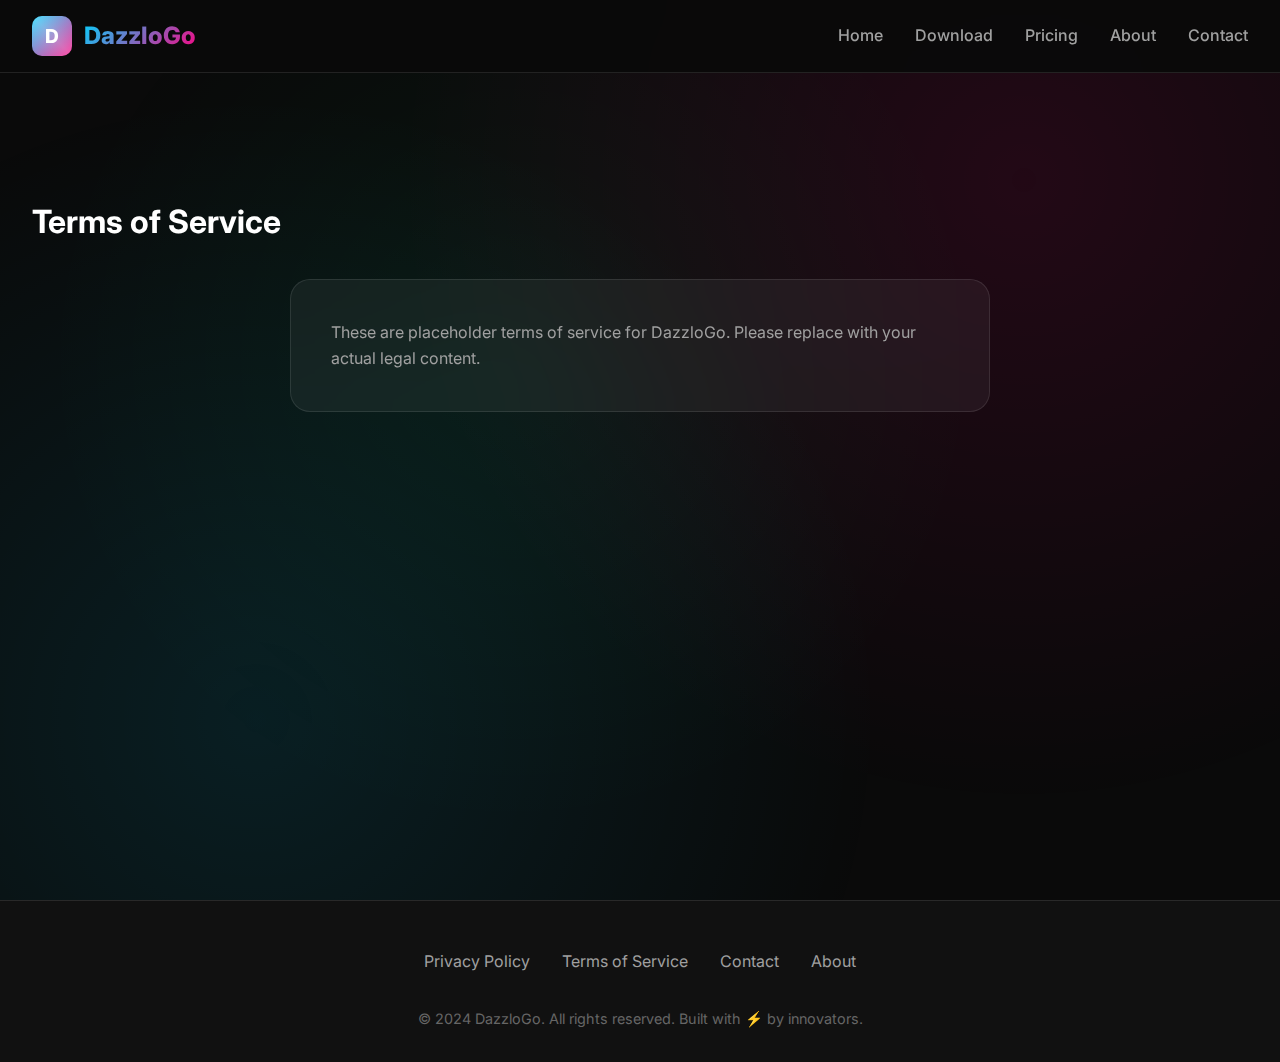
<file: static/terms.html>
<!DOCTYPE html>
<html lang="en">
<head>
    <meta charset="UTF-8">
    <meta name="viewport" content="width=device-width, initial-scale=1.0">
    <title>Terms of Service - DazzloGo</title>
    <link href="https://fonts.googleapis.com/css2?family=Inter:wght@300;400;500;600;700;800&display=swap" rel="stylesheet">
    <link rel="icon" type="image/x-icon" href="/static/favicon.ico">
    <style>
        * {
            margin: 0;
            padding: 0;
            box-sizing: border-box;
        }

        :root {
            --bg-primary: #0a0a0a;
            --bg-secondary: #111111;
            --bg-card: #1a1a1a;
            --bg-glass: rgba(255, 255, 255, 0.05);
            --text-primary: #ffffff;
            --text-secondary: #a0a0a0;
            --text-muted: #666666;
            --accent-primary: #00d4ff;
            --accent-secondary: #ff0080;
            --accent-tertiary: #00ff88;
            --border-primary: #333333;
            --border-glass: rgba(255, 255, 255, 0.1);
            --shadow-primary: 0 8px 32px rgba(0, 0, 0, 0.8);
            --shadow-glow: 0 0 20px rgba(0, 212, 255, 0.3);
            --gradient-primary: linear-gradient(135deg, #00d4ff 0%, #ff0080 100%);
            --gradient-secondary: linear-gradient(135deg, #ff0080 0%, #00ff88 100%);
            --gradient-tertiary: linear-gradient(135deg, #00ff88 0%, #00d4ff 100%);
        }

        body {
            font-family: 'Inter', sans-serif;
            background: var(--bg-primary);
            color: var(--text-primary);
            overflow-x: hidden;
            line-height: 1.6;
        }

        /* Animated Background */
        body::before {
            content: '';
            position: fixed;
            top: 0;
            left: 0;
            width: 100%;
            height: 100%;
            background: 
                radial-gradient(circle at 20% 80%, rgba(0, 212, 255, 0.1) 0%, transparent 50%),
                radial-gradient(circle at 80% 20%, rgba(255, 0, 128, 0.1) 0%, transparent 50%),
                radial-gradient(circle at 40% 40%, rgba(0, 255, 136, 0.05) 0%, transparent 50%);
            z-index: -1;
            animation: backgroundMove 20s ease-in-out infinite;
        }

        @keyframes backgroundMove {
            0%, 100% { transform: translate(0, 0) rotate(0deg); }
            33% { transform: translate(-20px, -20px) rotate(1deg); }
            66% { transform: translate(20px, -10px) rotate(-1deg); }
        }

        /* Header */
        .header {
            position: fixed;
            top: 0;
            left: 0;
            width: 100%;
            background: rgba(10, 10, 10, 0.95);
            backdrop-filter: blur(20px);
            border-bottom: 1px solid var(--border-glass);
            z-index: 1000;
            padding: 1rem 0;
        }

        .nav-container {
            max-width: 1400px;
            margin: 0 auto;
            padding: 0 2rem;
            display: flex;
            justify-content: space-between;
            align-items: center;
        }

        .logo {
            display: flex;
            align-items: center;
            gap: 0.75rem;
            text-decoration: none;
            color: var(--text-primary);
        }

        .logo-icon {
            width: 40px;
            height: 40px;
            background: var(--gradient-primary);
            border-radius: 10px;
            display: flex;
            align-items: center;
            justify-content: center;
            font-weight: 800;
            font-size: 1.2rem;
            color: white;
            position: relative;
            overflow: hidden;
        }

        .logo-icon::before {
            content: '';
            position: absolute;
            top: -50%;
            left: -50%;
            width: 200%;
            height: 200%;
            background: linear-gradient(45deg, transparent, rgba(255, 255, 255, 0.3), transparent);
            animation: shine 3s infinite;
        }

        @keyframes shine {
            0% { transform: translateX(-100%) translateY(-100%) rotate(45deg); }
            100% { transform: translateX(100%) translateY(100%) rotate(45deg); }
        }

        .logo-text {
            font-size: 1.5rem;
            font-weight: 800;
            background: var(--gradient-primary);
            -webkit-background-clip: text;
            -webkit-text-fill-color: transparent;
            background-clip: text;
        }

        .nav-links {
            display: flex;
            gap: 2rem;
            list-style: none;
        }

        .nav-links a {
            color: var(--text-secondary);
            text-decoration: none;
            font-weight: 500;
            transition: all 0.3s ease;
            position: relative;
        }

        .nav-links a:hover {
            color: var(--text-primary);
        }

        .nav-links a::after {
            content: '';
            position: absolute;
            bottom: -5px;
            left: 0;
            width: 0;
            height: 2px;
            background: var(--gradient-primary);
            transition: width 0.3s ease;
        }

        .nav-links a:hover::after {
            width: 100%;
        }

        /* Main Content */
        .main {
            padding-top: 100px;
            min-height: 100vh;
        }

        /* Hero Section */
        .hero {
            text-align: center;
            padding: 6rem 2rem;
            max-width: 1200px;
            margin: 0 auto;
        }

        .hero h1 {
            font-size: clamp(3rem, 8vw, 6rem);
            font-weight: 800;
            margin-bottom: 1.5rem;
            background: var(--gradient-primary);
            -webkit-background-clip: text;
            -webkit-text-fill-color: transparent;
            background-clip: text;
            line-height: 1.1;
        }

        .hero .tagline {
            font-size: clamp(1.2rem, 3vw, 1.8rem);
            color: var(--text-secondary);
            margin-bottom: 2rem;
            font-weight: 300;
        }

        .hero .description {
            font-size: 1.2rem;
            color: var(--text-muted);
            margin-bottom: 3rem;
            max-width: 600px;
            margin-left: auto;
            margin-right: auto;
        }

        .cta-button {
            display: inline-flex;
            align-items: center;
            gap: 0.75rem;
            padding: 1rem 2.5rem;
            background: var(--gradient-primary);
            color: white;
            text-decoration: none;
            border-radius: 50px;
            font-weight: 600;
            font-size: 1.1rem;
            transition: all 0.3s ease;
            box-shadow: var(--shadow-glow);
            position: relative;
            overflow: hidden;
        }

        .cta-button::before {
            content: '';
            position: absolute;
            top: 0;
            left: 0;
            width: 100%;
            height: 100%;
            background: var(--gradient-secondary);
            opacity: 0;
            transition: opacity 0.3s ease;
        }

        .cta-button:hover {
            transform: translateY(-2px);
            box-shadow: 0 12px 40px rgba(0, 212, 255, 0.4);
        }

        .cta-button:hover::before {
            opacity: 1;
        }

        .cta-button span {
            position: relative;
            z-index: 1;
        }

        /* Platform Tags */
        .platforms {
            display: flex;
            flex-wrap: wrap;
            justify-content: center;
            gap: 1rem;
            margin: 4rem 0;
        }

        .platform-tag {
            padding: 0.5rem 1.5rem;
            background: var(--bg-glass);
            border: 1px solid var(--border-glass);
            border-radius: 25px;
            color: var(--text-secondary);
            font-size: 0.9rem;
            font-weight: 500;
            backdrop-filter: blur(10px);
            transition: all 0.3s ease;
        }

        .platform-tag:hover {
            background: var(--bg-card);
            color: var(--text-primary);
            border-color: var(--accent-primary);
            transform: translateY(-2px);
        }

        /* Features Section */
        .features {
            padding: 6rem 2rem;
            max-width: 1400px;
            margin: 0 auto;
        }

        .features h2 {
            text-align: center;
            font-size: 3rem;
            font-weight: 800;
            margin-bottom: 4rem;
            background: var(--gradient-secondary);
            -webkit-background-clip: text;
            -webkit-text-fill-color: transparent;
            background-clip: text;
        }

        .features-grid {
            display: grid;
            grid-template-columns: repeat(auto-fit, minmax(350px, 1fr));
            gap: 2rem;
        }

        .feature-card {
            background: var(--bg-glass);
            border: 1px solid var(--border-glass);
            border-radius: 20px;
            padding: 2.5rem;
            backdrop-filter: blur(20px);
            transition: all 0.3s ease;
            position: relative;
            overflow: hidden;
        }

        .feature-card::before {
            content: '';
            position: absolute;
            top: 0;
            left: 0;
            width: 100%;
            height: 2px;
            background: var(--gradient-primary);
            transform: translateX(-100%);
            transition: transform 0.3s ease;
        }

        .feature-card:hover {
            transform: translateY(-5px);
            box-shadow: var(--shadow-primary);
            border-color: var(--accent-primary);
        }

        .feature-card:hover::before {
            transform: translateX(0);
        }

        .feature-icon {
            width: 60px;
            height: 60px;
            background: var(--gradient-tertiary);
            border-radius: 15px;
            display: flex;
            align-items: center;
            justify-content: center;
            font-size: 1.5rem;
            margin-bottom: 1.5rem;
        }

        .feature-card h3 {
            font-size: 1.5rem;
            font-weight: 700;
            margin-bottom: 1rem;
            color: var(--text-primary);
        }

        .feature-card p {
            color: var(--text-secondary);
            line-height: 1.6;
        }

        /* Testimonials */
        .testimonials {
            padding: 6rem 2rem;
            background: var(--bg-secondary);
        }

        .testimonials-container {
            max-width: 1200px;
            margin: 0 auto;
            text-align: center;
        }

        .testimonials h2 {
            font-size: 3rem;
            font-weight: 800;
            margin-bottom: 4rem;
            background: var(--gradient-tertiary);
            -webkit-background-clip: text;
            -webkit-text-fill-color: transparent;
            background-clip: text;
        }

        .testimonials-grid {
            display: grid;
            grid-template-columns: repeat(auto-fit, minmax(300px, 1fr));
            gap: 2rem;
        }

        .testimonial {
            background: var(--bg-glass);
            border: 1px solid var(--border-glass);
            border-radius: 20px;
            padding: 2rem;
            backdrop-filter: blur(20px);
            transition: all 0.3s ease;
        }

        .testimonial:hover {
            transform: translateY(-5px);
            box-shadow: var(--shadow-primary);
        }

        .testimonial-text {
            font-size: 1.1rem;
            color: var(--text-secondary);
            margin-bottom: 1.5rem;
            font-style: italic;
        }

        .testimonial-author {
            color: var(--accent-primary);
            font-weight: 600;
        }

        /* Footer */
        .footer {
            background: var(--bg-secondary);
            border-top: 1px solid var(--border-glass);
            padding: 3rem 2rem 2rem;
            text-align: center;
        }

        .footer-links {
            display: flex;
            justify-content: center;
            gap: 2rem;
            margin-bottom: 2rem;
        }

        .footer-links a {
            color: var(--text-secondary);
            text-decoration: none;
            transition: color 0.3s ease;
        }

        .footer-links a:hover {
            color: var(--accent-primary);
        }

        .footer-copyright {
            color: var(--text-muted);
            font-size: 0.9rem;
        }

        /* Responsive */
        @media (max-width: 768px) {
            .nav-links {
                display: none;
            }
            
            .hero {
                padding: 4rem 1rem;
            }
            
            .features {
                padding: 4rem 1rem;
            }
            
            .testimonials {
                padding: 4rem 1rem;
            }
            
            .features-grid,
            .testimonials-grid {
                grid-template-columns: 1fr;
            }
        }

        /* Scroll animations */
        .fade-in {
            opacity: 0;
            transform: translateY(30px);
            transition: all 0.6s ease;
        }

        .fade-in.visible {
            opacity: 1;
            transform: translateY(0);
        }
    </style>
</head>
<body>
    <header class="header">
        <div class="nav-container">
            <a href="/" class="logo">
                <div class="logo-icon">D</div>
                <span class="logo-text">DazzloGo</span>
            </a>
            <nav>
                <ul class="nav-links">
                    <li><a href="/">Home</a></li>
                    <li><a href="/download">Download</a></li>
                    <li><a href="/pricing">Pricing</a></li>
                    <li><a href="/about">About</a></li>
                    <li><a href="/contact">Contact</a></li>
                </ul>
            </nav>
        </div>
    </header>
    <main class="main">
        <section class="features">
            <h1 class="fade-in">Terms of Service</h1>
            <div class="feature-card fade-in" style="max-width:700px;margin:2rem auto;">
                <p>These are placeholder terms of service for DazzloGo. Please replace with your actual legal content.</p>
            </div>
        </section>
    </main>
    <footer class="footer">
        <div class="footer-links">
            <a href="/privacy">Privacy Policy</a>
            <a href="/terms">Terms of Service</a>
            <a href="/contact">Contact</a>
            <a href="/about">About</a>
        </div>
        <p class="footer-copyright">&copy; 2024 DazzloGo. All rights reserved. Built with ⚡ by innovators.</p>
    </footer>
    <script>
        // Smooth scroll reveal animation
        const observerOptions = {
            threshold: 0.1,
            rootMargin: '0px 0px -50px 0px'
        };

        const observer = new IntersectionObserver((entries) => {
            entries.forEach(entry => {
                if (entry.isIntersecting) {
                    entry.target.classList.add('visible');
                }
            });
        }, observerOptions);

        document.addEventListener('DOMContentLoaded', () => {
            const fadeElements = document.querySelectorAll('.fade-in');
            fadeElements.forEach((el, index) => {
                el.style.transitionDelay = `${index * 0.1}s`;
                observer.observe(el);
            });
        });
    </script>
</body>
</html>
</file>
